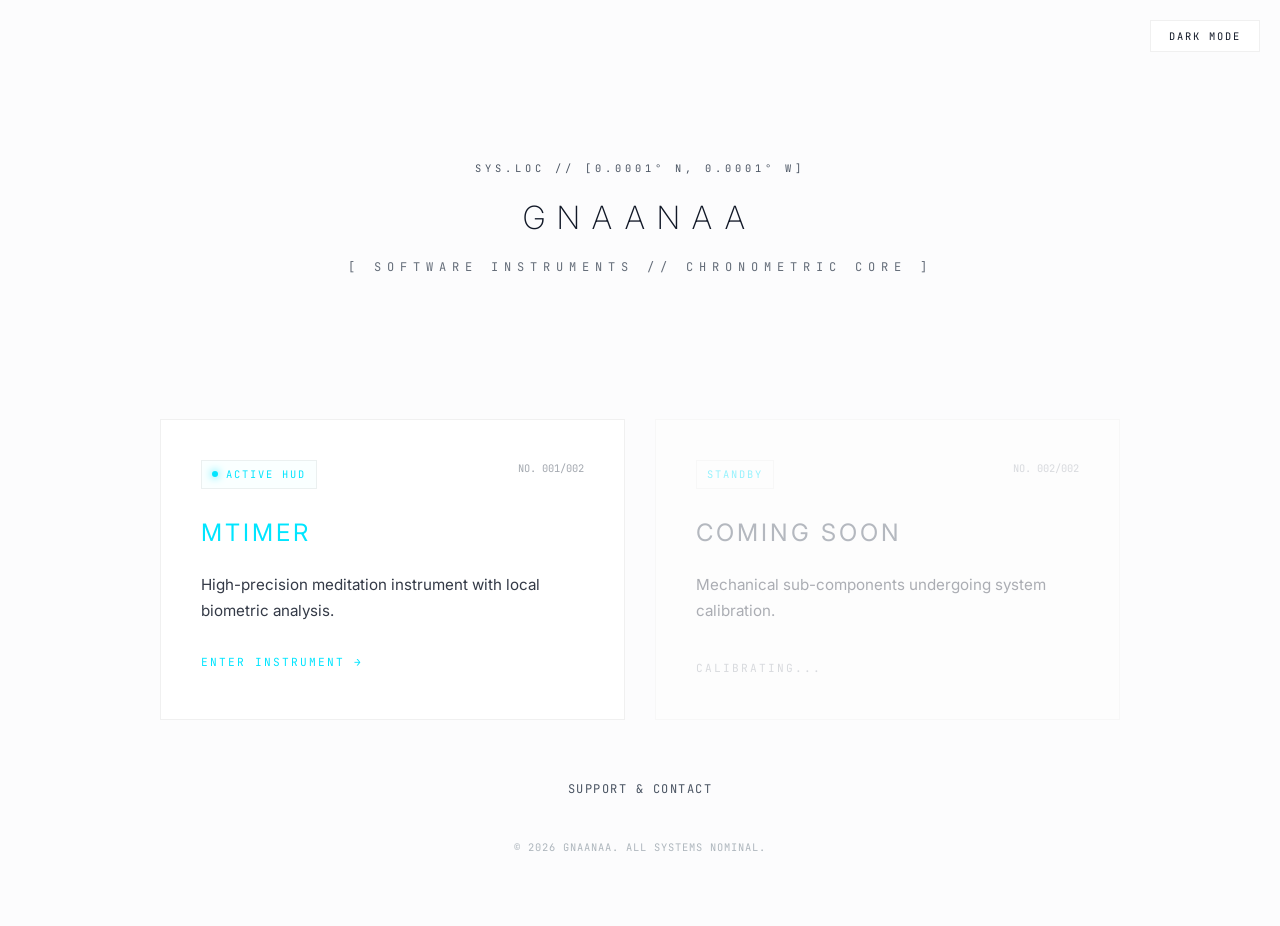
<file: index.html>
<!DOCTYPE html>
<html lang="en">
<head>
    <!-- Google tag (gtag.js) -->
    <script async src="https://www.googletagmanager.com/gtag/js?id=G-EKZJR2R7E4"></script>
    <script>
      window.dataLayer = window.dataLayer || [];
      function gtag(){dataLayer.push(arguments);}
      gtag('js', new Date());
      gtag('config', 'G-EKZJR2R7E4');
    </script>
    <meta charset="UTF-8">
    <meta name="viewport" content="width=device-width, initial-scale=1.0">
    <title>gnaanaa | Software Instruments</title>
    <link rel="stylesheet" href="assets/css/portal.css">
    <style>
        /* Page-specific Responsive Overrides */
        header {
            padding: 160px 20px 80px;
            text-align: center;
            transition: padding 0.3s ease;
        }

        .portal-links {
            display: flex;
            gap: 25px;
            margin-top: 10px;
        }

        @media (max-width: 768px) {
            header {
                padding: 100px 20px 50px;
            }
            h1 {
                font-size: 2.2rem;
                letter-spacing: 8px;
            }
            .app-grid {
                margin-top: 30px;
                gap: 20px;
            }
            .app-card {
                padding: 30px;
            }
            .portal-links {
                flex-direction: column;
                gap: 15px;
            }
        }

        /* Small screen optimization */
        @media (max-width: 480px) {
            h1 {
                font-size: 1.8rem;
                letter-spacing: 5px;
            }
            .app-card h2 {
                font-size: 1.3rem;
            }
        }
    </style>
</head>
<body>
    <button id="themeToggle" class="theme-toggle">LIGHT MODE</button>
    
    <header>
        <div style="font-family: var(--font-mono); font-size: 0.65rem; letter-spacing: 4px; color: var(--text-dim); margin-bottom: 15px; text-transform: uppercase;">
            SYS.LOC // [0.0001° N, 0.0001° W]
        </div>
        <h1>GNAANAA</h1>
        <p style="letter-spacing: 6px; color: var(--text-dim); font-size: 0.75rem; margin-top: 15px; font-family: var(--font-mono); text-transform: uppercase;">
            [ SOFTWARE INSTRUMENTS // CHRONOMETRIC CORE ]
        </p>
    </header>

    <main class="container">
        <div class="app-grid">
            
            <!-- MTimer Entry -->
            <div class="app-card">
                <div style="display: flex; justify-content: space-between; align-items: flex-start; margin-bottom: 25px;">
                    <div class="precision-badge">
                        <span class="pulse-dot anim"></span>
                        Active HUD
                    </div>
                    <span style="font-family: var(--font-mono); font-size: 0.65rem; color: var(--text-dim); opacity: 0.5;">NO. 001/002</span>
                </div>
                <h2>MTIMER</h2>
                <p style="margin-bottom: 30px; font-size: 0.95rem; line-height: 1.7;">High-precision meditation instrument with local biometric analysis.</p>
                
                <div class="portal-links">
                    <a href="mtimer/index.html" style="color: var(--primary); font-size: 0.7rem; font-family: var(--font-mono); letter-spacing: 2px; text-transform: uppercase; text-decoration: none;">ENTER INSTRUMENT &rarr;</a>
                </div>
            </div>

            <!-- Future Project Slot -->
            <div class="app-card" style="opacity: 0.4;">
                <div style="display: flex; justify-content: space-between; align-items: flex-start; margin-bottom: 25px;">
                    <div class="precision-badge" style="background: transparent;">
                        Standby
                    </div>
                    <span style="font-family: var(--font-mono); font-size: 0.65rem; color: var(--text-dim); opacity: 0.5;">NO. 002/002</span>
                </div>
                <h2 style="color: var(--text-dim);">COMING SOON</h2>
                <p style="margin-bottom: 30px; font-size: 0.95rem; line-height: 1.7;">Mechanical sub-components undergoing system calibration.</p>
                <span style="color: var(--text-dim); font-size: 0.7rem; font-family: var(--font-mono); letter-spacing: 2px; text-transform: uppercase; opacity: 0.5;">CALIBRATING...</span>
            </div>

        </div>
    </main>

	<footer>
		<div style="display: flex; gap: 30px; justify-content: center;">
			<a href="mailto:support@gnaanaa.com">SUPPORT & CONTACT</a>
		</div>
		<p class="footer-copy"> © 2026 GNAANAA. ALL SYSTEMS NOMINAL. </p>
	</footer>

    <script>
        const themeToggle = document.getElementById('themeToggle');
        const root = document.documentElement;

        const themeStorage = {
            getItem(key) {
                try { return localStorage.getItem(key); } catch (e) { return this.fallbackStore[key] || null; }
            },
            setItem(key, value) {
                try { localStorage.setItem(key, value); } catch (e) { this.fallbackStore[key] = value; }
            },
            fallbackStore: {}
        };

        function updateButtonText(isLight) {
            if (themeToggle) themeToggle.textContent = isLight ? 'DARK MODE' : 'LIGHT MODE';
        }

        const savedTheme = themeStorage.getItem('theme');
        const systemPrefersLight = window.matchMedia && window.matchMedia('(prefers-color-scheme: light)').matches;
        const isLight = savedTheme === 'light' || (!savedTheme && systemPrefersLight);

        if (isLight) {
            root.classList.add('light-theme');
            updateButtonText(true);
        }

        if (themeToggle) {
            themeToggle.addEventListener('click', () => {
                const isLightNow = root.classList.toggle('light-theme');
                themeStorage.setItem('theme', isLightNow ? 'light' : 'dark');
                updateButtonText(isLightNow);
            });
        }
    </script>
</body>
</html>
</file>
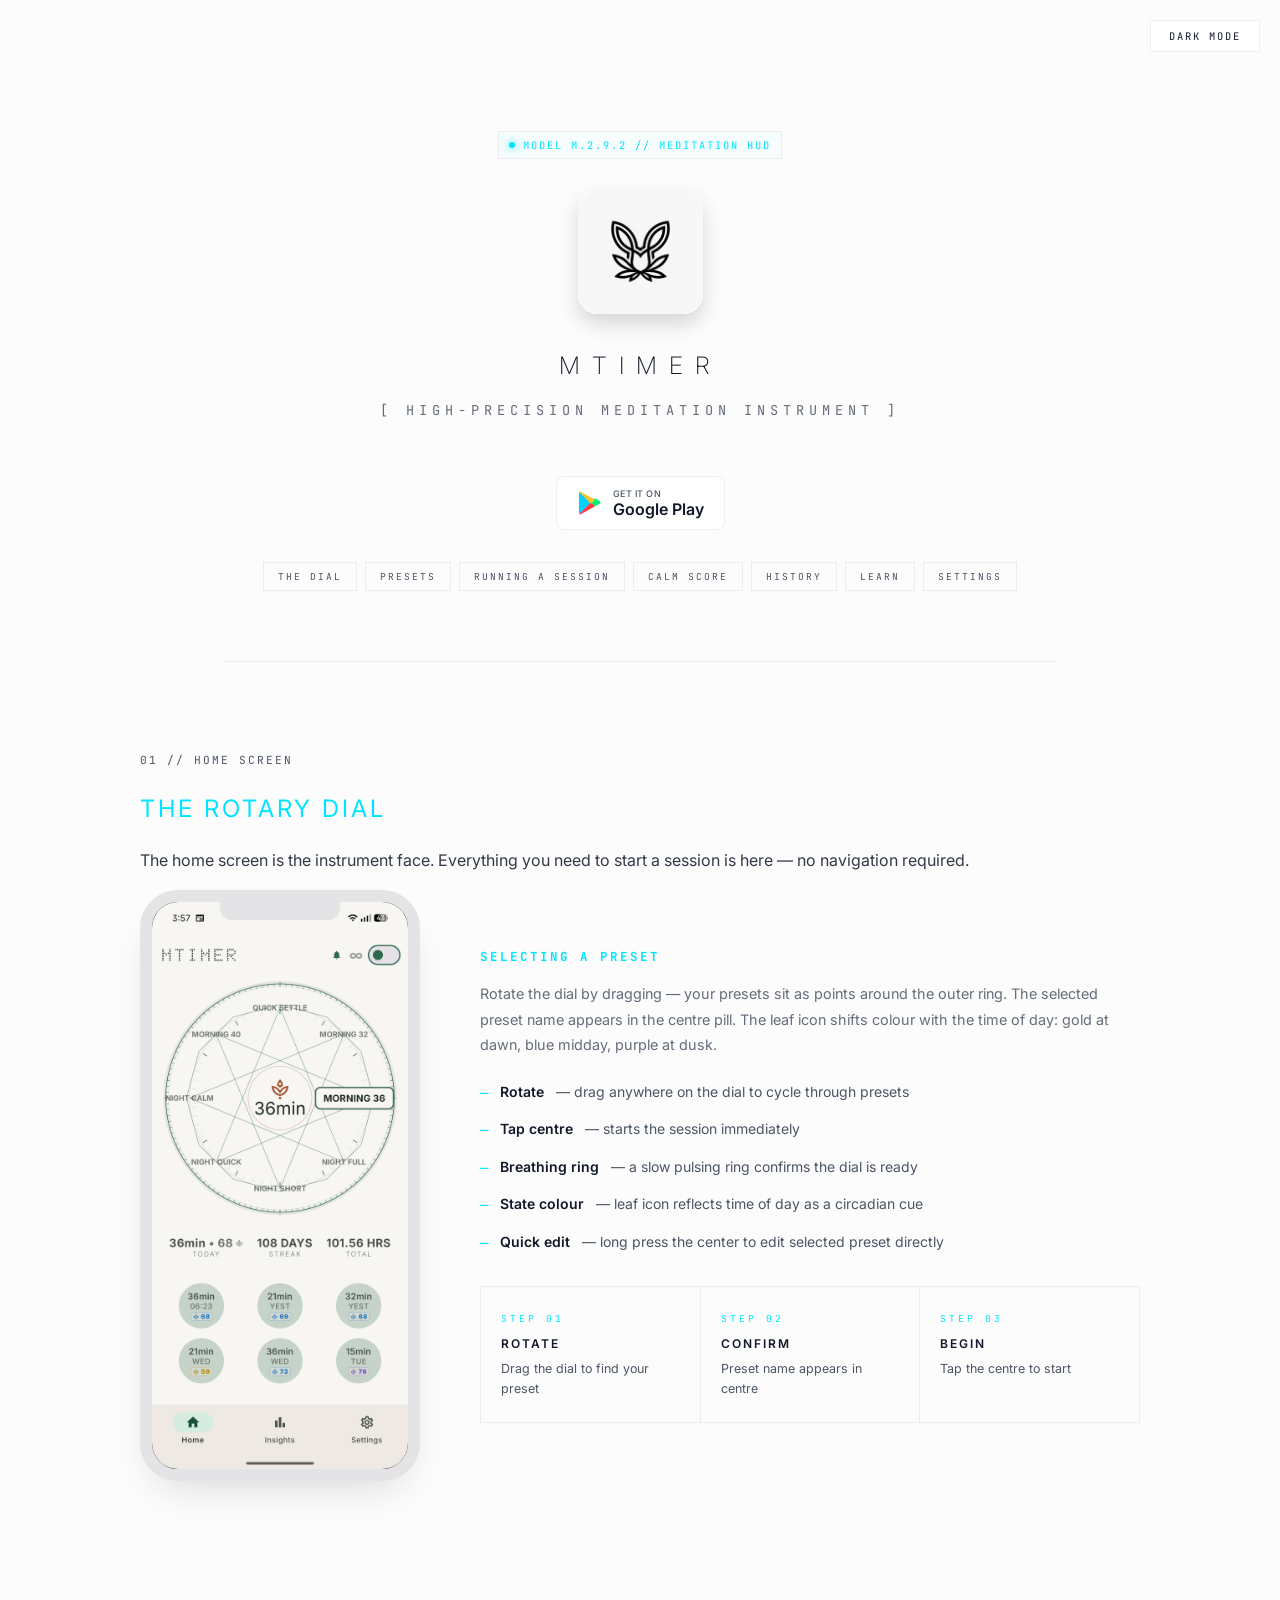
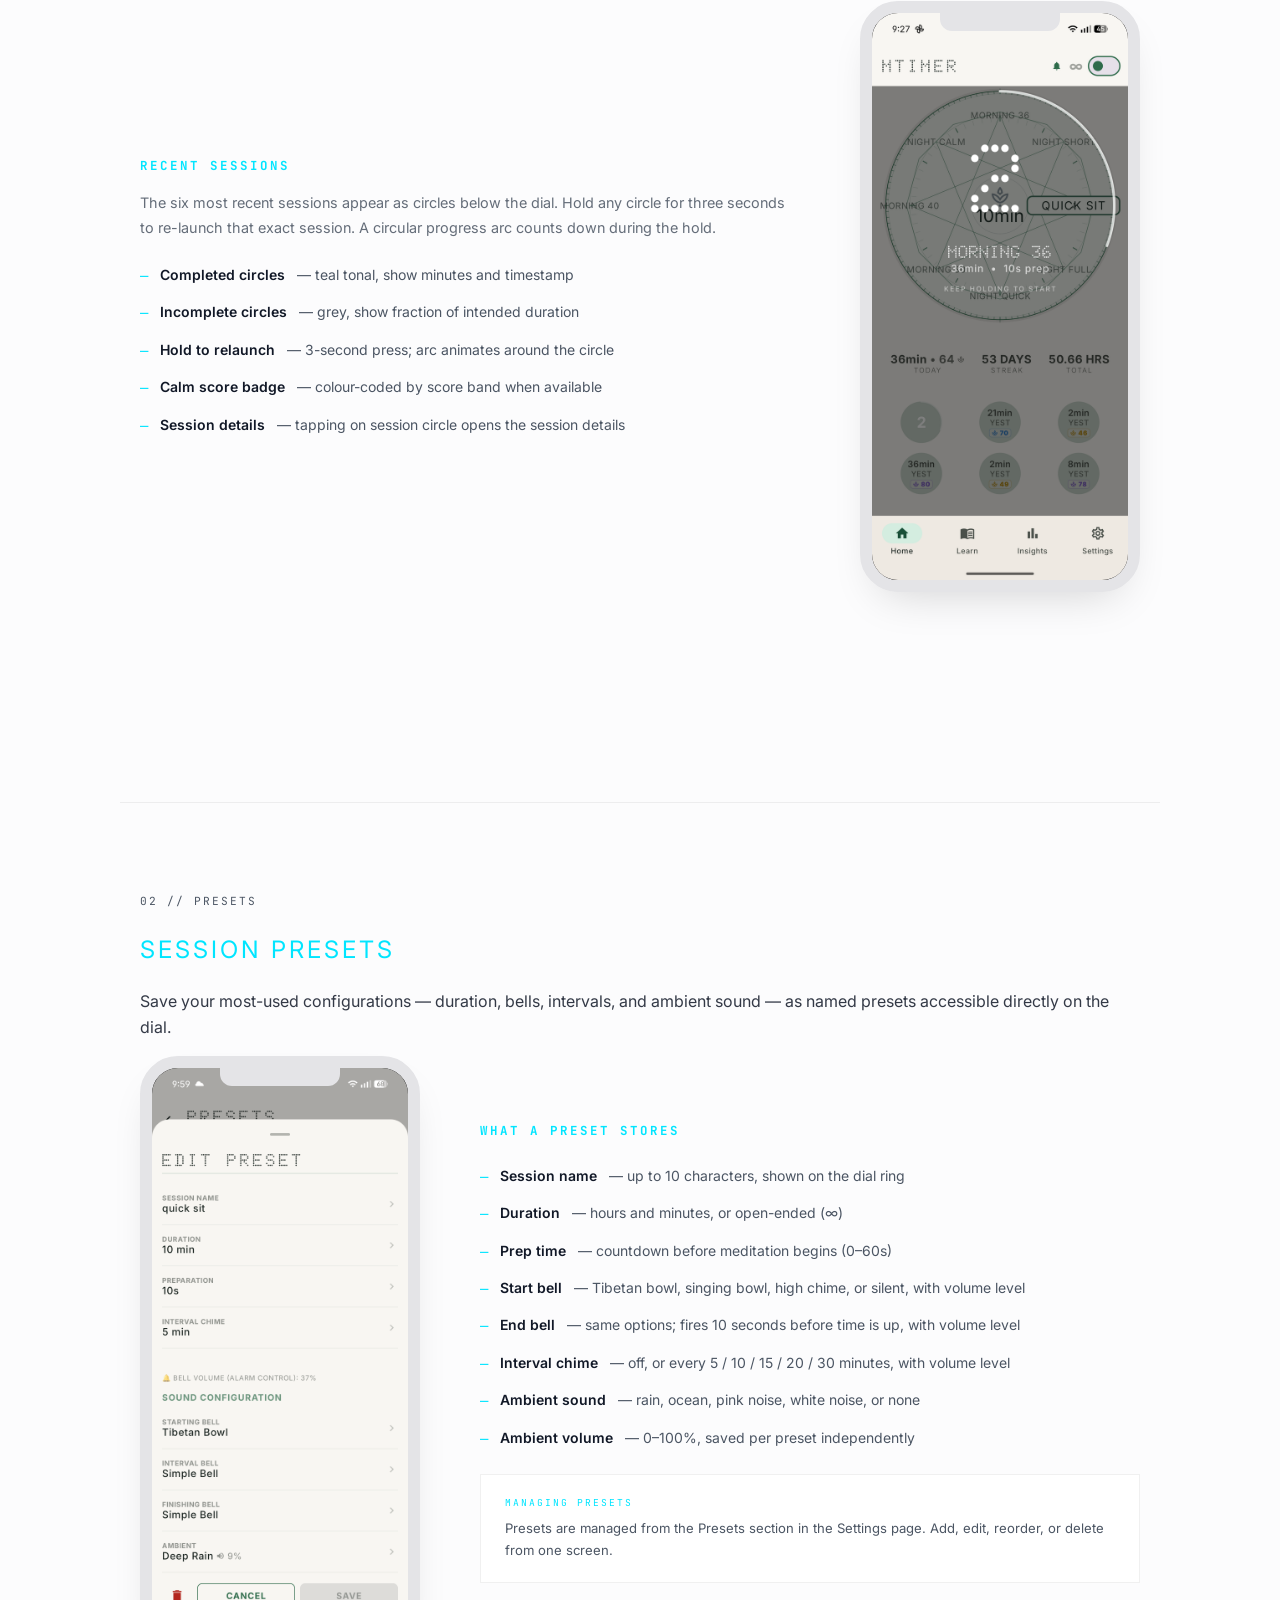
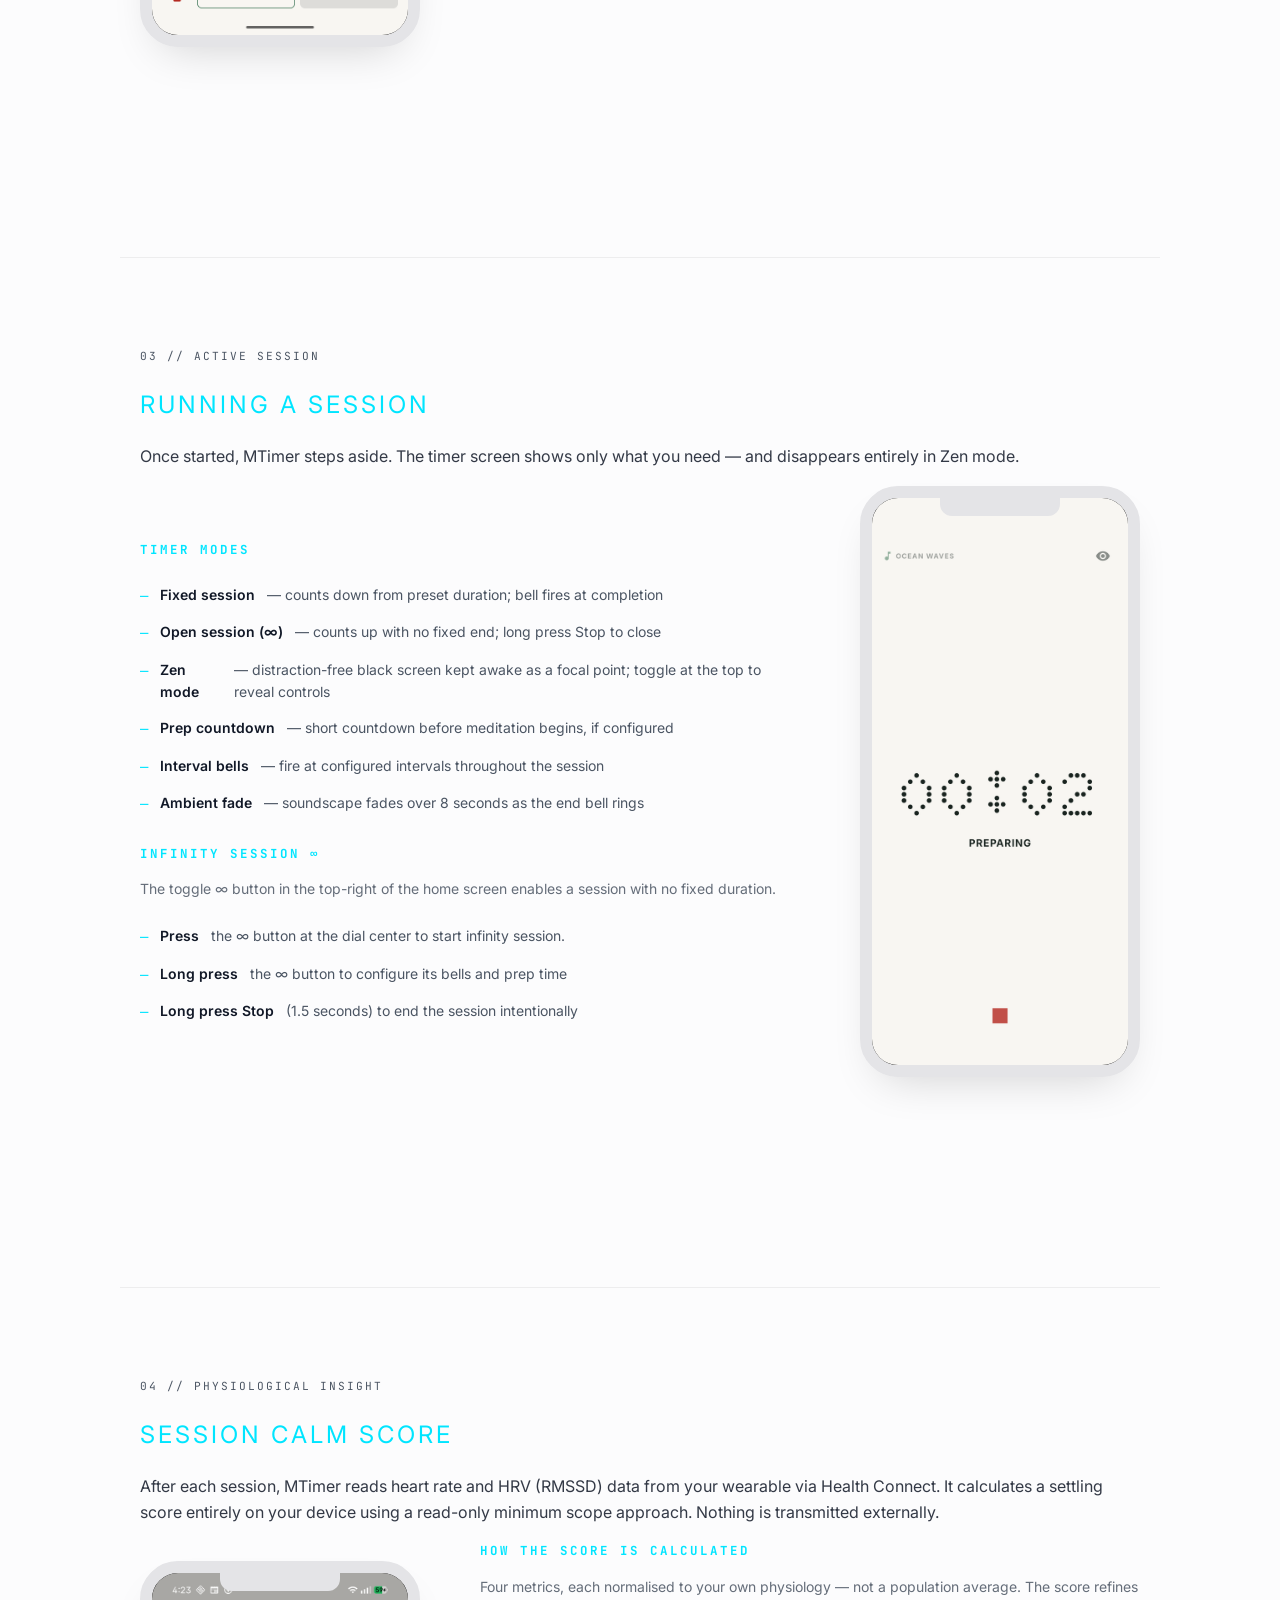
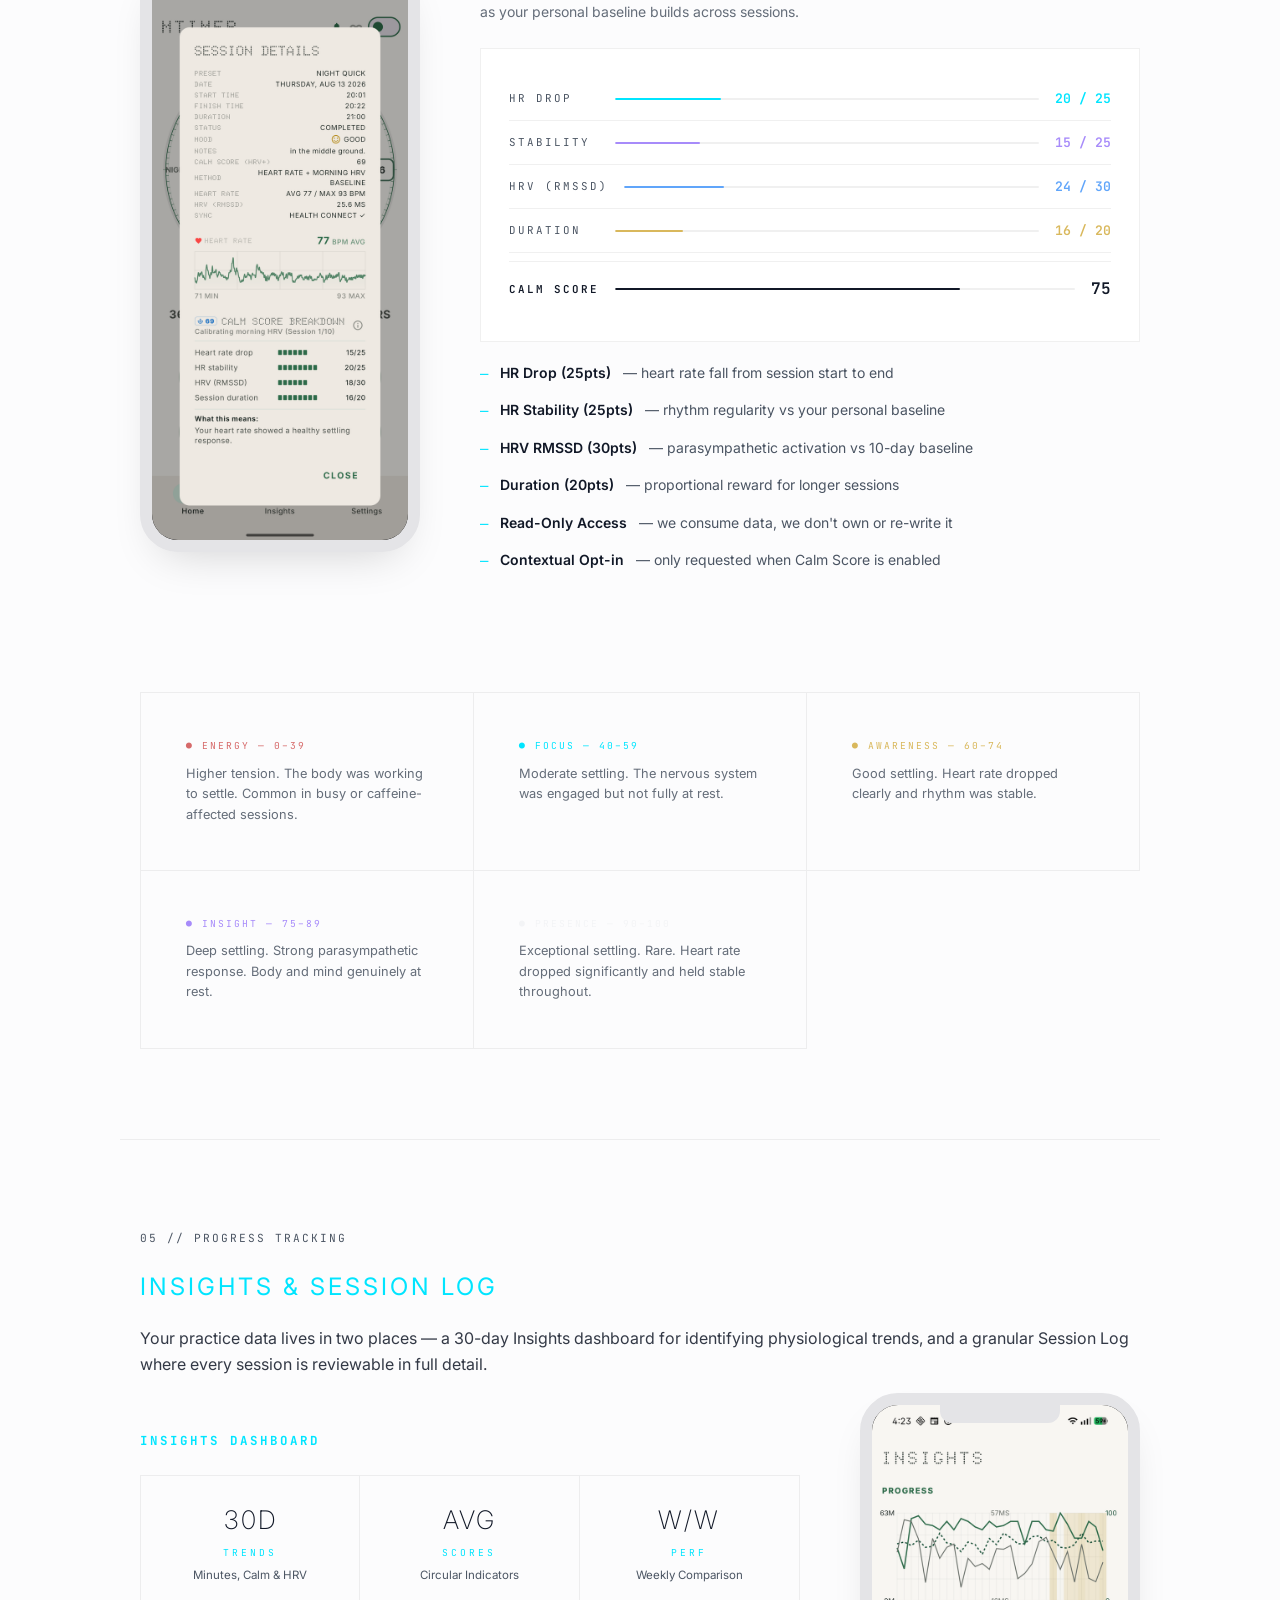
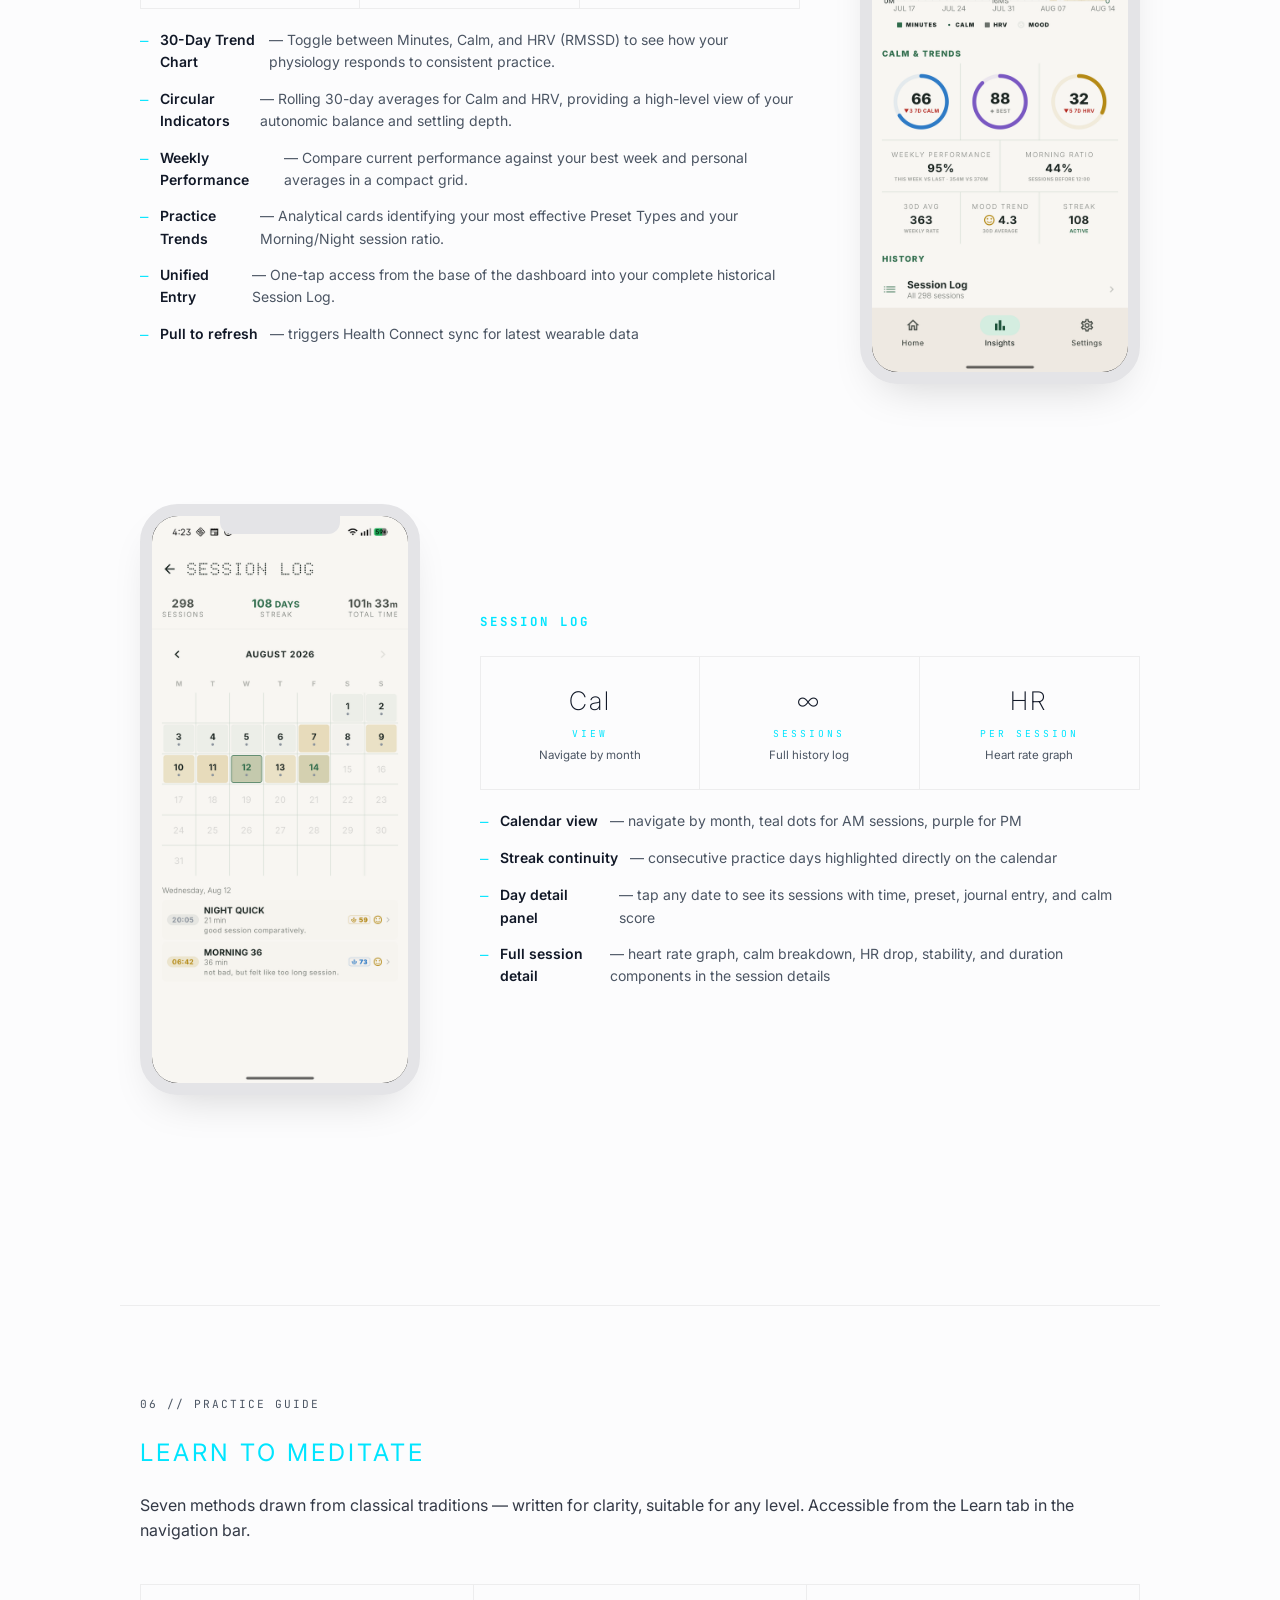
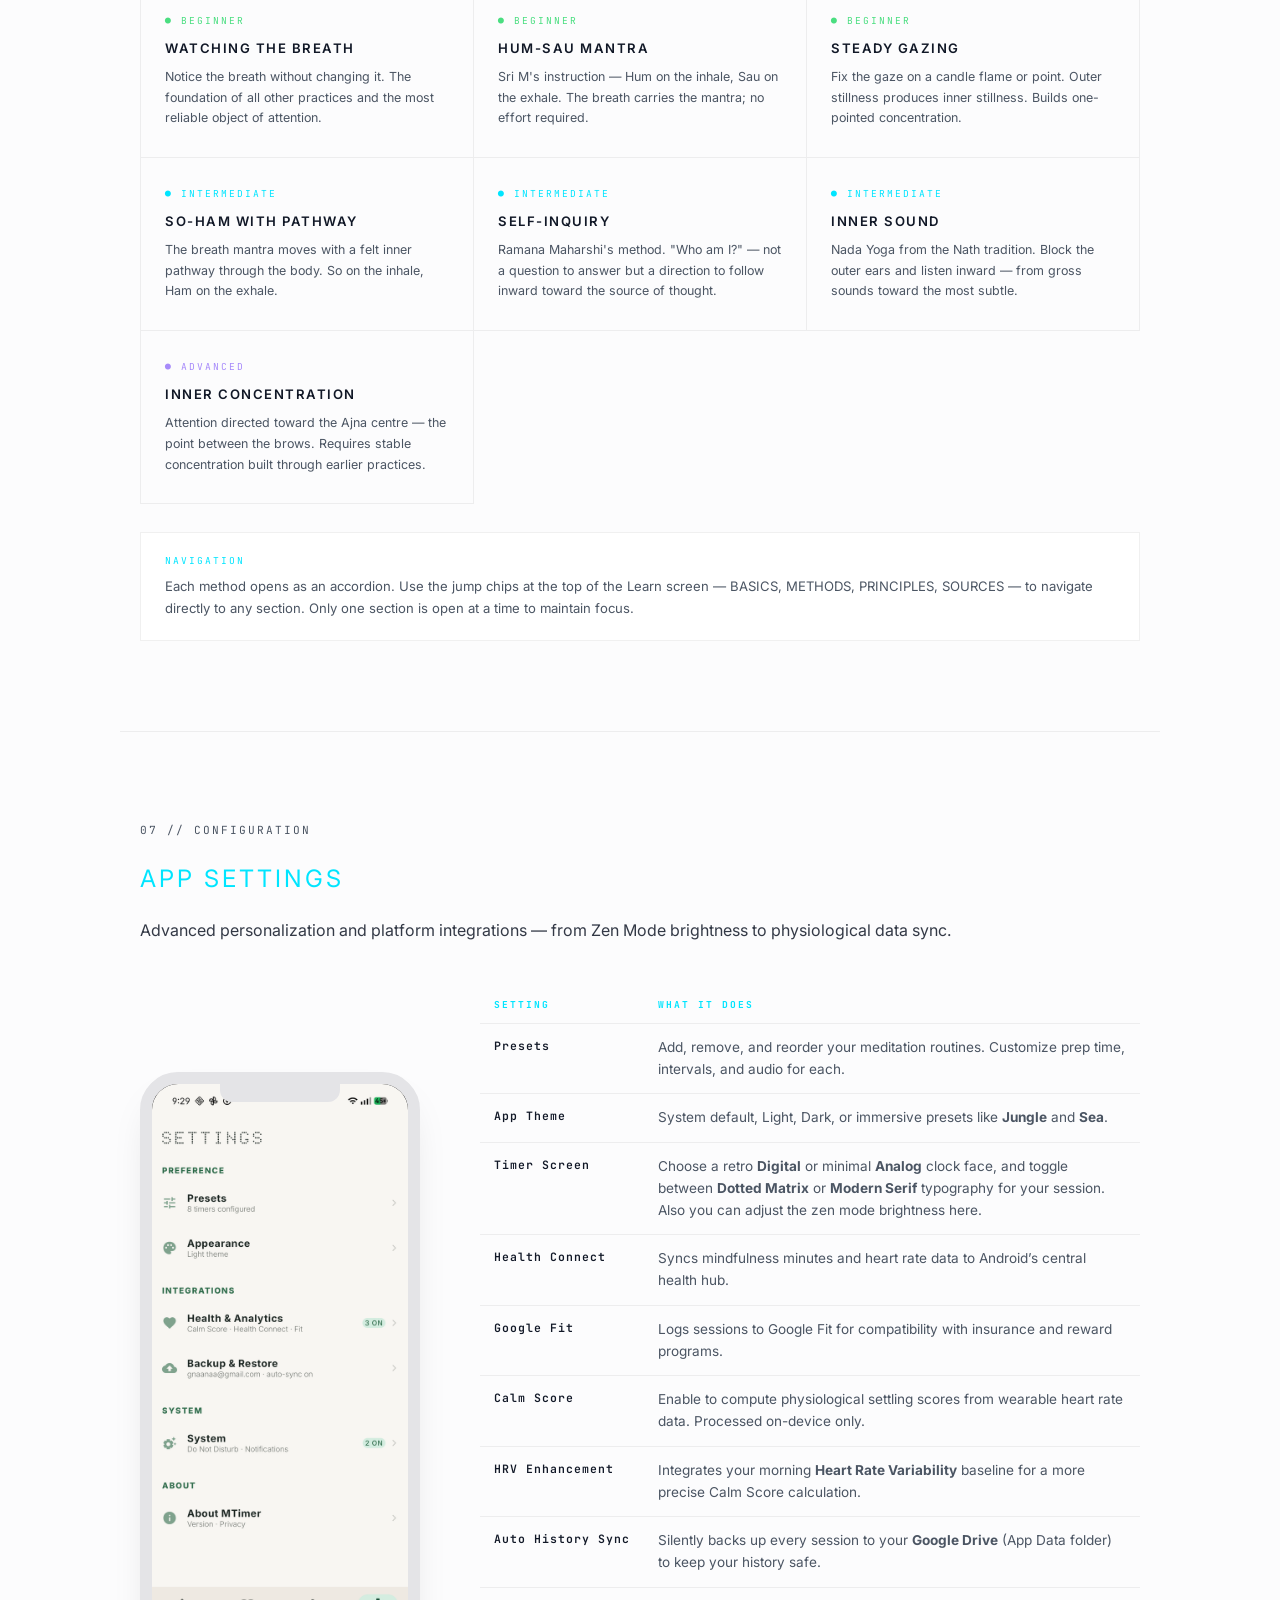
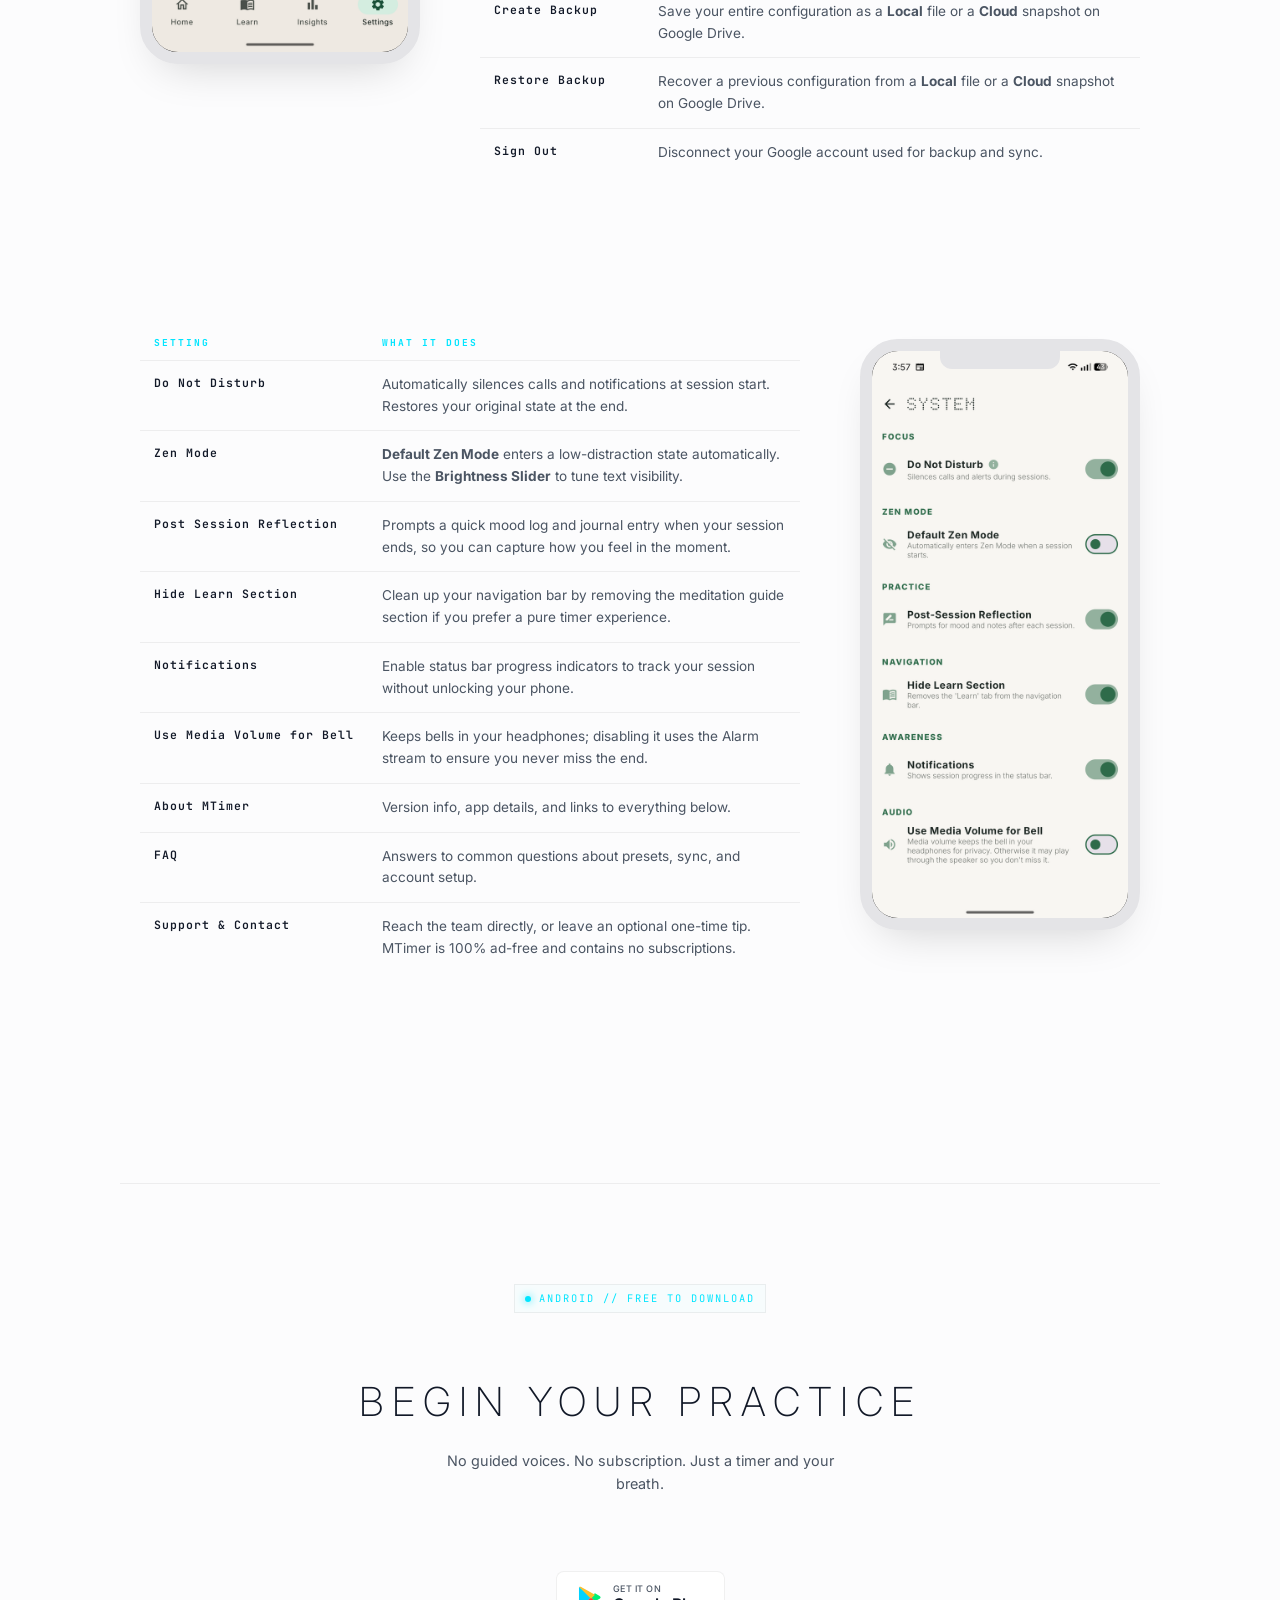
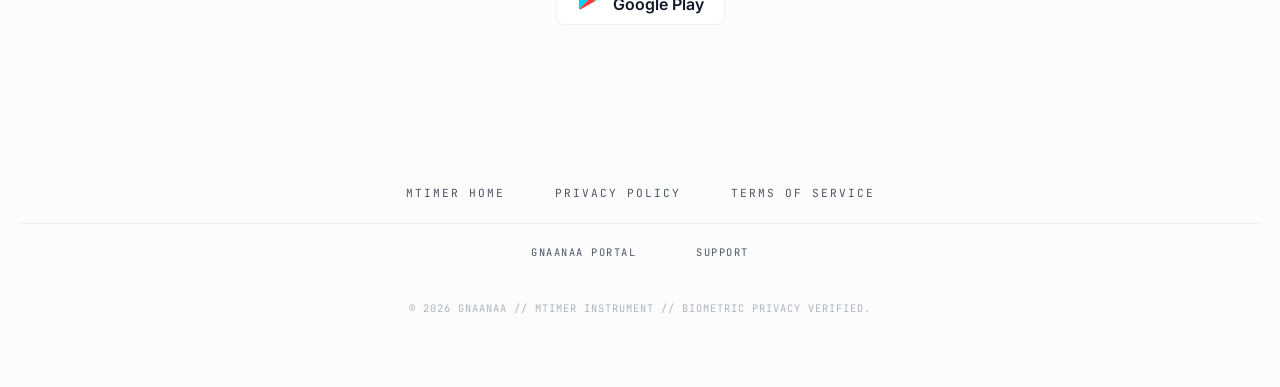
<file: mtimer/index.html>
<!DOCTYPE html>
<html lang="en">
<head>
    <script async src="https://www.googletagmanager.com/gtag/js?id=G-EKZJR2R7E4"></script>
    <script>
      window.dataLayer = window.dataLayer || [];
      function gtag(){dataLayer.push(arguments);}
      gtag('js', new Date());
      gtag('config', 'G-EKZJR2R7E4');
    </script>
    <meta charset="UTF-8">
    <meta name="viewport" content="width=device-width, initial-scale=1.0">
    <meta name="description" content="Learn how to use MTimer — rotary dial, Calm Score biometrics, session history, ambient soundscapes, and the built-in meditation guide.">
    <title>How MTimer Works — Precision Meditation Timer</title>
    <link rel="stylesheet" href="../assets/css/portal.css">
    <style>

    </style>
</head>
<body>
	<!-- Theme Toggle (Fixed Position) -->
    <button id="themeToggle" class="theme-toggle">LIGHT MODE</button>
    <!-- Hero -->
    <section class="page-hero">
        <div class="container">
			<div class="precision-badge" style="margin-bottom: 30px;">
				<span class="pulse-dot anim"></span>
				MODEL M.2.9.2 // MEDITATION HUD
			</div>
			<div style="margin-bottom: 25px;">
				<img class="theme-aware-image" src="assets/images/icon.png" style="width: 125px; border-radius: 20px; box-shadow: 0 10px 20px rgba(0,0,0,0.15);" alt="MTimer Icon">
			</div>
			<h1>MTIMER</h1>
			<p style="letter-spacing: 5px; color: var(--text-dim); text-transform: uppercase; font-size: 0.85rem; font-family: var(--font-mono); margin-top: 15px;">
				[ HIGH-PRECISION MEDITATION INSTRUMENT ]
			</p>
			<a href="https://play.google.com/store/apps/details?id=com.gnaanaa.mtimer" 
			   target="_blank" 
			   rel="noopener noreferrer" 
			   class="btn-instrument" 
			   style="display: inline-flex; align-items: center; gap: 12px; padding: 10px 20px; border-radius: 8px; text-decoration: none; font-family: var(--font-sans); background-color: var(--card-bg); color: var(--text-main); border: 1px solid var(--border); margin-top: 40px;">
			  
			  <!-- Multi-Color Google Play Icon -->
			  <svg viewBox="0 0 512 512" width="24" height="24" aria-hidden="true" style="flex-shrink: 0;">
				<path fill="#00d2ff" d="M47.2 22.3C44 25.8 42 31.1 42 38v436c0 6.9 2 12.2 5.2 15.7l1.7 1.6L297 243.2v-4.5L48.9 20.7l-1.7 1.6z"/>
				<path fill="#00f076" d="M381.1 327.3l-84.1-84.1v-4.5l84.1-84.1 2.2 1.3 99.7 56.6c28.4 16.1 28.4 42.5 0 58.7l-99.7 56.6-2.2-0.5z"/>
				<path fill="#ff3a44" d="M383.3 326.8L297 240.7 47.2 490.5c9.4 10 24.8 11.2 42.1 1.4l294-165.1"/>
				<path fill="#fbc02d" d="M383.3 185.2L89.3 20.1C72 10.3 56.6 11.5 47.2 21.5L297 271.3l86.3-86.1z"/>
			  </svg>

			  <div style="text-align: left;">
				<div class="btn-subtitle" style="font-size: 9px; text-transform: uppercase; letter-spacing: 0.5px; color: var(--text-dim); font-weight: 500; transition: color 0.2s ease;">GET IT ON</div>
				<div style="font-size: 16px; font-weight: 600; line-height: 1.1;">Google Play</div>
			  </div>
			</a>
            <nav class="toc">
                <a href="#dial">The Dial</a>
                <a href="#presets">Presets</a>
                <a href="#session">Running a Session</a>
                <a href="#calm-score">Calm Score</a>
                <a href="#history">History</a>
                <a href="#learn">Learn</a>
                <a href="#settings">Settings</a>
            </nav>
        </div>
    </section>

    <!-- 01 THE DIAL -->
    <section class="section" id="dial">
        <div class="section-inner">
             <div class="feature-text">
                <span class="feature-index">01 // HOME SCREEN</span>
                <h2>The Rotary Dial</h2>
                <p>The home screen is the instrument face. Everything you need to start a session is here — no navigation required.</p>
            </div>
            <div class="feature-block">
                <div>
                    <h3 style="font-size:0.78rem;letter-spacing:3px;text-transform:uppercase;color:var(--primary);font-family:var(--font-mono);margin:0 0 14px;">SELECTING A PRESET</h3>
                    <p style="font-size:0.9rem;color:var(--text-dim);line-height:1.75;margin:0 0 18px;">
                        Rotate the dial by dragging — your presets sit as points around the outer ring. The selected preset name appears in the centre pill. The leaf icon shifts colour with the time of day: gold at dawn, blue midday, purple at dusk.
                    </p>
                    <ul class="detail-list">
                        <li><strong>Rotate</strong> — drag anywhere on the dial to cycle through presets</li>
                        <li><strong>Tap centre</strong> — starts the session immediately</li>
                        <li><strong>Breathing ring</strong> — a slow pulsing ring confirms the dial is ready</li>
                        <li><strong>State colour</strong> — leaf icon reflects time of day as a circadian cue</li>
						<li><strong>Quick edit</strong> — long press the center to edit selected preset directly</li>
                    </ul>
                    <div class="steps">
                        <div class="step">
                            <span class="step-num">STEP 01</span>
                            <h4>Rotate</h4>
                            <p>Drag the dial to find your preset</p>
                        </div>
                        <div class="step">
                            <span class="step-num">STEP 02</span>
                            <h4>Confirm</h4>
                            <p>Preset name appears in centre</p>
                        </div>
                        <div class="step">
                            <span class="step-num">STEP 03</span>
                            <h4>Begin</h4>
                            <p>Tap the centre to start</p>
                        </div>
                    </div>
                </div>
                <div class="device-frame">
					<img class="theme-aware-image" src="assets/images/screen-home.png" alt="Home">
                </div>
            </div>

            <div class="feature-block" style="margin-top:60px;">
                <div>
                    <h3 style="font-size:0.78rem;letter-spacing:3px;text-transform:uppercase;color:var(--primary);font-family:var(--font-mono);margin:0 0 14px;">RECENT SESSIONS</h3>
                    <p style="font-size:0.9rem;color:var(--text-dim);line-height:1.75;margin:0 0 18px;">
                        The six most recent sessions appear as circles below the dial. Hold any circle for three seconds to re-launch that exact session. A circular progress arc counts down during the hold.
                    </p>
                    <ul class="detail-list">
                        <li><strong>Completed circles</strong> — teal tonal, show minutes and timestamp</li>
                        <li><strong>Incomplete circles</strong> — grey, show fraction of intended duration</li>
                        <li><strong>Hold to relaunch</strong> — 3-second press; arc animates around the circle</li>
                        <li><strong>Calm score badge</strong> — colour-coded by score band when available</li>
						<li><strong>Session details</strong> — tapping on session circle opens the session details</li>
                    </ul>
                </div>
				<div class="device-frame">
					<img class="theme-aware-image" src="assets/images/screen-recent.png" alt="Recent">
                </div>
            </div>
        </div>
    </section>

    <!-- 02 PRESETS -->
    <section class="section" id="presets">
        <div class="section-inner">
             <div class="feature-text">
                <span class="feature-index">02 // PRESETS</span>
                <h2>Session Presets</h2>
                <p>Save your most-used configurations — duration, bells, intervals, and ambient sound — as named presets accessible directly on the dial.</p>
            </div>
            <div class="feature-block">
                <div>
                    <h3 style="font-size:0.78rem;letter-spacing:3px;text-transform:uppercase;color:var(--primary);font-family:var(--font-mono);margin:0 0 14px;">WHAT A PRESET STORES</h3>
                    <ul class="detail-list">
                        <li><strong>Session name</strong> — up to 10 characters, shown on the dial ring</li>
                        <li><strong>Duration</strong> — hours and minutes, or open-ended (∞)</li>
                        <li><strong>Prep time</strong> — countdown before meditation begins (0–60s)</li>
                        <li><strong>Start bell</strong> — Tibetan bowl, singing bowl, high chime, or silent, with volume level</li>
                        <li><strong>End bell</strong> — same options; fires 10 seconds before time is up, with volume level</li>
                        <li><strong>Interval chime</strong> — off, or every 5 / 10 / 15 / 20 / 30 minutes, with volume level</li>
                        <li><strong>Ambient sound</strong> — rain, ocean, pink noise, white noise, or none</li>
                        <li><strong>Ambient volume</strong> — 0–100%, saved per preset independently</li>
                    </ul>
                    <div class="info-box">
                        <span class="info-box-label">MANAGING PRESETS</span>
                        <p>Presets are managed from the Presets section in the Settings page. Add, edit, reorder, or delete from one screen.</p>
                    </div>
                </div>
                <div class="device-frame">
                    <img class="theme-aware-image" src="assets/images/screen-preset.png" alt="Preset">
                </div>
            </div>
        </div>
    </section>

    <!-- 03 SESSION -->
    <section class="section" id="session">
        <div class="section-inner">
             <div class="feature-text">
                <span class="feature-index">03 // ACTIVE SESSION</span>
                <h2>Running a Session</h2>
                <p>Once started, MTimer steps aside. The timer screen shows only what you need — and disappears entirely in Zen mode.</p>
            </div>
            <div class="feature-block">
                <div class="device-frame">
                    <img class="theme-aware-image" src="assets/images/screen-active.png" alt="Session">
                </div>
                <div>
                    <h3 style="font-size:0.78rem;letter-spacing:3px;text-transform:uppercase;color:var(--primary);font-family:var(--font-mono);margin:0 0 14px;">TIMER MODES</h3>
                    <ul class="detail-list">
                        <li><strong>Fixed session</strong> — counts down from preset duration; bell fires at completion</li>
                        <li><strong>Open session (∞)</strong> — counts up with no fixed end; long press Stop to close</li>
                        <li><strong>Zen mode</strong> — distraction-free black screen kept awake as a focal point; toggle at the top to reveal controls</li>
                        <li><strong>Prep countdown</strong> — short countdown before meditation begins, if configured</li>
                        <li><strong>Interval bells</strong> — fire at configured intervals throughout the session</li>
                        <li><strong>Ambient fade</strong> — soundscape fades over 8 seconds as the end bell rings</li>
                    </ul>

                    <h3 style="font-size:0.78rem;letter-spacing:3px;text-transform:uppercase;color:var(--primary);font-family:var(--font-mono);margin:28px 0 14px;">INFINITY SESSION ∞</h3>
                    <p style="font-size:0.875rem;color:var(--text-dim);line-height:1.7;margin:0 0 14px;">
                        The toggle ∞ button in the top-right of the home screen enables a session with no fixed duration.
                    </p>
                    <ul class="detail-list">
                        <li><strong>Press</strong> the ∞ button at the dial center to start infinity session.</li>
                        <li><strong>Long press</strong> the ∞ button to configure its bells and prep time</li>
                        <li><strong>Long press Stop</strong> (1.5 seconds) to end the session intentionally</li>
                    </ul>
                </div>
            </div>
        </div>
    </section>

    <!-- 04 CALM SCORE -->
    <section class="section" id="calm-score">
        <div class="section-inner">
             <div class="feature-text">
                <span class="feature-index">04 // PHYSIOLOGICAL INSIGHT</span>
                <h2>Session Calm Score</h2>
                <p>After each session, MTimer reads heart rate and HRV (RMSSD) data from your wearable via Health Connect. It calculates a settling score entirely on your device using a read-only minimum scope approach. Nothing is transmitted externally.</p>
            </div>
            <div class="feature-block">
                <div>
                    <h3 style="font-size:0.78rem;letter-spacing:3px;text-transform:uppercase;color:var(--primary);font-family:var(--font-mono);margin:0 0 14px;">HOW THE SCORE IS CALCULATED</h3>
                    <p style="font-size:0.875rem;color:var(--text-dim);line-height:1.75;margin:0 0 20px;">
                        Four metrics, each normalised to your own physiology — not a population average. The score refines as your personal baseline builds across sessions.
                    </p>
                    <div class="score-breakdown">
                        <div class="score-row-item">
                            <span class="slabel">HR Drop</span>
                            <div class="score-bar-wrap"><div class="score-bar" style="width:25%;background:var(--primary);"></div></div>
                            <span class="sval" style="color:var(--primary);">20 / 25</span>
                        </div>
                        <div class="score-row-item">
                            <span class="slabel">Stability</span>
                            <div class="score-bar-wrap"><div class="score-bar" style="width:20%;background:#a78bfa;"></div></div>
                            <span class="sval" style="color:#a78bfa;">15 / 25</span>
                        </div>
                        <div class="score-row-item">
                            <span class="slabel">HRV (RMSSD)</span>
                            <div class="score-bar-wrap"><div class="score-bar" style="width:24%;background:#60a5fa;"></div></div>
                            <span class="sval" style="color:#60a5fa;">24 / 30</span>
                        </div>
                        <div class="score-row-item">
                            <span class="slabel">Duration</span>
                            <div class="score-bar-wrap"><div class="score-bar" style="width:16%;background:#d9b85c;"></div></div>
                            <span class="sval" style="color:#d9b85c;">16 / 20</span>
                        </div>
                        <div class="score-row-item" style="margin-top:8px;padding-top:14px;border-top:1px solid var(--border);">
                            <span class="slabel" style="color:var(--text-main);font-weight:600;">CALM SCORE</span>
                            <div class="score-bar-wrap"><div class="score-bar" style="width:75%;background:var(--text-main);"></div></div>
                            <span class="sval" style="color:var(--text-main);font-size:1rem;">75</span>
                        </div>
                    </div>
                    <ul class="detail-list" style="margin-top:20px;">
                        <li><strong>HR Drop (25pts)</strong> — heart rate fall from session start to end</li>
                        <li><strong>HR Stability (25pts)</strong> — rhythm regularity vs your personal baseline</li>
                        <li><strong>HRV RMSSD (30pts)</strong> — parasympathetic activation vs 10-day baseline</li>
                        <li><strong>Duration (20pts)</strong> — proportional reward for longer sessions</li>
                        <li><strong>Read-Only Access</strong> — we consume data, we don't own or re-write it</li>
                        <li><strong>Contextual Opt-in</strong> — only requested when Calm Score is enabled</li>
                    </ul>
                </div>
                <div class="device-frame">
                    <img class="theme-aware-image" src="assets/images/screen-calm.png" alt="Insight">
                </div>
            </div>

            <!-- Score colour legend -->
            <div class="technical-grid" style="margin-top:48px;">
                <div>
                    <span style="font-family:var(--font-mono);font-size:0.6rem;color:#d66a6a;letter-spacing:2px;display:block;margin-bottom:10px;">● ENERGY — 0–39</span>
                    <p style="font-size:0.8rem;color:var(--text-dim);line-height:1.6;margin:0;">Higher tension. The body was working to settle. Common in busy or caffeine-affected sessions.</p>
                </div>
                <div>
                    <span style="font-family:var(--font-mono);font-size:0.6rem;color:var(--primary);letter-spacing:2px;display:block;margin-bottom:10px;">● FOCUS — 40–59</span>
                    <p style="font-size:0.8rem;color:var(--text-dim);line-height:1.6;margin:0;">Moderate settling. The nervous system was engaged but not fully at rest.</p>
                </div>
                <div>
                    <span style="font-family:var(--font-mono);font-size:0.6rem;color:#d9b85c;letter-spacing:2px;display:block;margin-bottom:10px;">● AWARENESS — 60–74</span>
                    <p style="font-size:0.8rem;color:var(--text-dim);line-height:1.6;margin:0;">Good settling. Heart rate dropped clearly and rhythm was stable.</p>
                </div>
                <div>
                    <span style="font-family:var(--font-mono);font-size:0.6rem;color:#a78bfa;letter-spacing:2px;display:block;margin-bottom:10px;">● INSIGHT — 75–89</span>
                    <p style="font-size:0.8rem;color:var(--text-dim);line-height:1.6;margin:0;">Deep settling. Strong parasympathetic response. Body and mind genuinely at rest.</p>
                </div>
                <div>
                    <span style="font-family:var(--font-mono);font-size:0.6rem;color:#f3f4f6;letter-spacing:2px;display:block;margin-bottom:10px;">● PRESENCE — 90–100</span>
                    <p style="font-size:0.8rem;color:var(--text-dim);line-height:1.6;margin:0;">Exceptional settling. Rare. Heart rate dropped significantly and held stable throughout.</p>
                </div>
            </div>
        </div>
    </section>

<!-- 05 INSIGHTS & SESSION LOG -->
<section class="section" id="history">
    <div class="section-inner">
        <div class="feature-text">
            <span class="feature-index">05 // PROGRESS TRACKING</span>
            <h2>Insights & Session Log</h2>
            <p>Your practice data lives in two places — a 30-day Insights dashboard for identifying physiological trends, and a granular Session Log where every session is reviewable in full detail.</p>
        </div>
        <!-- Block 1: Insights -->
        <div class="feature-block">
            <div class="device-frame">
                <img class="theme-aware-image" src="assets/images/screen-insights.png" alt="Insights Dashboard">
            </div>
            <div>
                <h3 style="font-size:0.78rem;letter-spacing:3px;text-transform:uppercase;color:var(--primary);font-family:var(--font-mono);margin:0 0 14px;">INSIGHTS DASHBOARD</h3>
                <div class="stat-row">
                    <div class="stat-cell">
                        <span class="snum">30D</span>
                        <span class="sunit">TRENDS</span>
                        <span class="sdesc">Minutes, Calm & HRV</span>
                    </div>
                    <div class="stat-cell">
                        <span class="snum">AVG</span>
                        <span class="sunit">SCORES</span>
                        <span class="sdesc">Circular Indicators</span>
                    </div>
                    <div class="stat-cell">
                        <span class="snum">W/W</span>
                        <span class="sunit">PERF</span>
                        <span class="sdesc">Weekly Comparison</span>
                    </div>
                </div>
                <ul class="detail-list" style="margin-top:20px;">
                    <li><strong>30-Day Trend Chart</strong> — Toggle between Minutes, Calm, and HRV (RMSSD) to see how your physiology responds to consistent practice.</li>
                    <li><strong>Circular Indicators</strong> — Rolling 30-day averages for Calm and HRV, providing a high-level view of your autonomic balance and settling depth.</li>
                    <li><strong>Weekly Performance</strong> — Compare current performance against your best week and personal averages in a compact grid.</li>
                    <li><strong>Practice Trends</strong> — Analytical cards identifying your most effective Preset Types and your Morning/Night session ratio.</li>
                    <li><strong>Unified Entry</strong> — One-tap access from the base of the dashboard into your complete historical Session Log.</li>
					<li><strong>Pull to refresh</strong> — triggers Health Connect sync for latest wearable data</li>
                </ul>
            </div>
        </div>

        <!-- Block 2: Session Log -->
        <div class="feature-block">
            <div class="device-frame">
                <img class="theme-aware-image" src="assets/images/screen-log.png" alt="Session Log Calendar">
            </div>
            <div>
                <h3 style="font-size:0.78rem;letter-spacing:3px;text-transform:uppercase;color:var(--primary);font-family:var(--font-mono);margin:0 0 14px;">SESSION LOG</h3>
                <div class="stat-row">
                    <div class="stat-cell">
                        <span class="snum">Cal</span>
                        <span class="sunit">VIEW</span>
                        <span class="sdesc">Navigate by month</span>
                    </div>
                    <div class="stat-cell">
                        <span class="snum">∞</span>
                        <span class="sunit">SESSIONS</span>
                        <span class="sdesc">Full history log</span>
                    </div>
                    <div class="stat-cell">
                        <span class="snum">HR</span>
                        <span class="sunit">PER SESSION</span>
                        <span class="sdesc">Heart rate graph</span>
                    </div>
                </div>
                <ul class="detail-list" style="margin-top:20px;">
                    <li><strong>Calendar view</strong> — navigate by month, teal dots for AM sessions, purple for PM</li>
                    <li><strong>Streak continuity</strong> — consecutive practice days highlighted directly on the calendar</li>
                    <li><strong>Day detail panel</strong> — tap any date to see its sessions with time, preset, journal entry, and calm score</li>
                    <li><strong>Full session detail</strong> — heart rate graph, calm breakdown, HR drop, stability, and duration components in the session details</li>
                </ul>
            </div>
        </div>

    </div>
</section>

    <!-- 06 LEARN -->
    <section class="section" id="learn">
        <div class="section-inner">
             <div class="feature-text">
                <span class="feature-index">06 // PRACTICE GUIDE</span>
                <h2>Learn to Meditate</h2>
                <p>Seven methods drawn from classical traditions — written for clarity, suitable for any level. Accessible from the Learn tab in the navigation bar.</p>
            </div>
            <div class="method-grid">
                <div class="method-card">
                    <span class="method-level beginner">● BEGINNER</span>
                    <h4>Watching the Breath</h4>
                    <p>Notice the breath without changing it. The foundation of all other practices and the most reliable object of attention.</p>
                </div>
                <div class="method-card">
                    <span class="method-level beginner">● BEGINNER</span>
                    <h4>Hum-Sau Mantra</h4>
                    <p>Sri M's instruction — Hum on the inhale, Sau on the exhale. The breath carries the mantra; no effort required.</p>
                </div>
                <div class="method-card">
                    <span class="method-level beginner">● BEGINNER</span>
                    <h4>Steady Gazing</h4>
                    <p>Fix the gaze on a candle flame or point. Outer stillness produces inner stillness. Builds one-pointed concentration.</p>
                </div>
                <div class="method-card">
                    <span class="method-level intermediate">● INTERMEDIATE</span>
                    <h4>So-Ham with Pathway</h4>
                    <p>The breath mantra moves with a felt inner pathway through the body. So on the inhale, Ham on the exhale.</p>
                </div>
                <div class="method-card">
                    <span class="method-level intermediate">● INTERMEDIATE</span>
                    <h4>Self-Inquiry</h4>
                    <p>Ramana Maharshi's method. "Who am I?" — not a question to answer but a direction to follow inward toward the source of thought.</p>
                </div>
                <div class="method-card">
                    <span class="method-level intermediate">● INTERMEDIATE</span>
                    <h4>Inner Sound</h4>
                    <p>Nada Yoga from the Nath tradition. Block the outer ears and listen inward — from gross sounds toward the most subtle.</p>
                </div>
                <div class="method-card">
                    <span class="method-level advanced">● ADVANCED</span>
                    <h4>Inner Concentration</h4>
                    <p>Attention directed toward the Ajna centre — the point between the brows. Requires stable concentration built through earlier practices.</p>
                </div>
            </div>
            <div class="info-box" style="margin-top:28px;">
                <span class="info-box-label">NAVIGATION</span>
                <p>Each method opens as an accordion. Use the jump chips at the top of the Learn screen — BASICS, METHODS, PRINCIPLES, SOURCES — to navigate directly to any section. Only one section is open at a time to maintain focus.</p>
            </div>
        </div>
    </section>

    <!-- 07 SETTINGS -->
    <section class="section" id="settings">
        <div class="section-inner">
             <div class="feature-text">
                <span class="feature-index">07 // CONFIGURATION</span>
                <h2>App Settings</h2>
                <p>Advanced personalization and platform integrations — from Zen Mode brightness to physiological data sync.</p>
            </div>
            <div class="feature-block">
                <div>
                    <table class="settings-table">
                        <thead>
                            <tr><th>SETTING</th><th>WHAT IT DOES</th></tr>
                        </thead>
                        <tbody>
                            <!-- Preference -->
                            <tr><td>Presets</td><td>Add, remove, and reorder your meditation routines. Customize prep time, intervals, and audio for each.</td></tr>
                            <tr><td>App Theme</td><td>System default, Light, Dark, or immersive presets like <b>Jungle</b> and <b>Sea</b>.</td></tr>
                            <tr><td>Timer Screen</td><td>Choose a retro <b>Digital</b> or minimal <b>Analog</b> clock face, and toggle between <b>Dotted Matrix</b> or <b>Modern Serif</b> typography for your session. Also you can adjust the zen mode brightness here.</td></tr>

                            <!-- Integrations -->
                            <tr><td>Health Connect</td><td>Syncs mindfulness minutes and heart rate data to Android’s central health hub.</td></tr>
                            <tr><td>Google Fit</td><td>Logs sessions to Google Fit for compatibility with insurance and reward programs.</td></tr>
                            <tr><td>Calm Score</td><td>Enable to compute physiological settling scores from wearable heart rate data. Processed on-device only.</td></tr>
                            <tr><td>HRV Enhancement</td><td>Integrates your morning <b>Heart Rate Variability</b> baseline for a more precise Calm Score calculation.</td></tr>

                            <!-- Backup & Restore -->
                            <tr><td>Auto History Sync</td><td>Silently backs up every session to your <b>Google Drive</b> (App Data folder) to keep your history safe.</td></tr>
                            <tr><td>Create Backup</td><td>Save your entire configuration as a <b>Local</b> file or a <b>Cloud</b> snapshot on Google Drive.</td></tr>
                            <tr><td>Restore Backup</td><td>Recover a previous configuration from a <b>Local</b> file or a <b>Cloud</b> snapshot on Google Drive.</td></tr>
                            <tr><td>Sign Out</td><td>Disconnect your Google account used for backup and sync.</td></tr>
                        </tbody>
                    </table>
                </div>
                <div class="device-frame">
                    <img class="theme-aware-image" src="assets/images/screen-settings.png" alt="Settings">
                </div>
            </div>
			<div class="feature-block">
                <div>
                    <table class="settings-table">
                        <thead>
                            <tr><th>SETTING</th><th>WHAT IT DOES</th></tr>
                        </thead>
                        <tbody>
                            <!-- System -->
                            <tr><td>Do Not Disturb</td><td>Automatically silences calls and notifications at session start. Restores your original state at the end.</td></tr>
                            <tr><td>Zen Mode</td><td><b>Default Zen Mode</b> enters a low-distraction state automatically. Use the <b>Brightness Slider</b> to tune text visibility.</td></tr>
                            <tr><td>Post Session Reflection</td><td>Prompts a quick mood log and journal entry when your session ends, so you can capture how you feel in the moment.</td></tr>
                            <tr><td>Hide Learn Section</td><td>Clean up your navigation bar by removing the meditation guide section if you prefer a pure timer experience.</td></tr>
                            <tr><td>Notifications</td><td>Enable status bar progress indicators to track your session without unlocking your phone.</td></tr>
                            <tr><td>Use Media Volume for Bell</td><td>Keeps bells in your headphones; disabling it uses the Alarm stream to ensure you never miss the end.</td></tr>

                            <!-- About MTimer -->
                            <tr><td>About MTimer</td><td>Version info, app details, and links to everything below.</td></tr>
                            <tr><td>FAQ</td><td>Answers to common questions about presets, sync, and account setup.</td></tr>
                            <tr><td>Support & Contact</td><td>Reach the team directly, or leave an optional one-time tip. MTimer is 100% ad-free and contains no subscriptions.</td></tr>
                        </tbody>
                    </table>
                </div>
                <div class="device-frame">
                    <img class="theme-aware-image" src="assets/images/screen-settings-system.png" alt="Settings">
                </div>
            </div>
        </div>
    </section>

    <!-- CTA -->
    <section class="cta-section">
        <div class="precision-badge" style="margin-bottom:24px;">
            <span class="pulse-dot anim"></span>
            ANDROID // FREE TO DOWNLOAD
        </div>
        <h2>Begin your practice</h2>
        <p>No guided voices. No subscription. Just a timer and your breath.</p>
		<a href="https://play.google.com/store/apps/details?id=com.gnaanaa.mtimer" 
		   target="_blank" 
		   rel="noopener noreferrer" 
		   class="btn-instrument" 
		   style="display: inline-flex; align-items: center; gap: 12px; padding: 10px 20px; border-radius: 8px; text-decoration: none; font-family: var(--font-sans); background-color: var(--card-bg); color: var(--text-main); border: 1px solid var(--border); margin-top: 40px;">
		  
		  <!-- Multi-Color Google Play Icon -->
		  <svg viewBox="0 0 512 512" width="24" height="24" aria-hidden="true" style="flex-shrink: 0;">
			<path fill="#00d2ff" d="M47.2 22.3C44 25.8 42 31.1 42 38v436c0 6.9 2 12.2 5.2 15.7l1.7 1.6L297 243.2v-4.5L48.9 20.7l-1.7 1.6z"/>
			<path fill="#00f076" d="M381.1 327.3l-84.1-84.1v-4.5l84.1-84.1 2.2 1.3 99.7 56.6c28.4 16.1 28.4 42.5 0 58.7l-99.7 56.6-2.2-0.5z"/>
			<path fill="#ff3a44" d="M383.3 326.8L297 240.7 47.2 490.5c9.4 10 24.8 11.2 42.1 1.4l294-165.1"/>
			<path fill="#fbc02d" d="M383.3 185.2L89.3 20.1C72 10.3 56.6 11.5 47.2 21.5L297 271.3l86.3-86.1z"/>
		  </svg>

		  <div style="text-align: left;">
			<div class="btn-subtitle" style="font-size: 9px; text-transform: uppercase; letter-spacing: 0.5px; color: var(--text-dim); font-weight: 500; transition: color 0.2s ease;">GET IT ON</div>
			<div style="font-size: 16px; font-weight: 600; line-height: 1.1;">Google Play</div>
		  </div>
		</a>
    </section>

    <!-- Footer -->
	<footer>
		<!-- Project Level -->
		<div style="display: flex; gap: 20px; justify-content: center; flex-wrap: wrap; margin-bottom: 20px;">
			<a href="index.html" style="font-size: 0.7rem; letter-spacing: 2px;">MTIMER HOME</a>
			<a href="privacy.html" style="font-size: 0.7rem; letter-spacing: 2px;">PRIVACY POLICY</a>
			<a href="terms.html" style="font-size: 0.7rem; letter-spacing: 2px;">TERMS OF SERVICE</a>
		</div>
		<!-- Portal Level -->
		<div style="border-top: 1px solid var(--border); padding-top: 20px; display: flex; gap: 30px; justify-content: center;">
			<a href="../index.html" style="color: var(--text-dim); font-size: 0.65rem;">GNAANAA PORTAL</a>
			<a href="mailto:support@gnaanaa.com" style="color: var(--text-dim); font-size: 0.65rem;">SUPPORT</a>
		</div>
		<p class="footer-copy">
		&copy; 2026 GNAANAA // MTIMER INSTRUMENT // BIOMETRIC PRIVACY VERIFIED.
		</p>
	</footer>
	
	<button id="backToTop" class="back-to-top" aria-label="Back to top">
		▲
	</button>

    <!-- Theme Sync Script -->
	<script>
		const themeToggle = document.getElementById('themeToggle');
		const root = document.documentElement;

		// Safe Storage Helper to handle cases where localStorage is disabled (e.g. file:// protocol or blocked cookies)
		const themeStorage = {
			getItem(key) {
				try {
					return localStorage.getItem(key);
				} catch (e) {
					console.warn('localStorage is not accessible, using session storage fallback.', e);
					try {
						return sessionStorage.getItem(key);
					} catch (e2) {
						return this.fallbackStore[key] || null;
					}
				}
			},
			setItem(key, value) {
				try {
					localStorage.setItem(key, value);
				} catch (e) {
					console.warn('localStorage is not accessible, using session storage fallback.', e);
					try {
						sessionStorage.setItem(key, value);
					} catch (e2) {
						this.fallbackStore[key] = value;
					}
				}
			},
			fallbackStore: {}
		};

		function updateButtonText(isLight) {
			if (themeToggle) themeToggle.textContent = isLight ? 'DARK MODE' : 'LIGHT MODE';
		}
		
		function updateThemeImages(isLight) {
			document.querySelectorAll('.theme-aware-image').forEach(img => {

				const darkSrc = img.src.replace('-light.png', '.png');

				img.src = isLight
					? darkSrc.replace('.png', '-light.png')
					: darkSrc;
			});
		}

		// 1. Initial State Check (respects saved preference first, then falls back to system preferred scheme)
		const savedTheme = themeStorage.getItem('theme');
		const systemPrefersLight = window.matchMedia && window.matchMedia('(prefers-color-scheme: light)').matches;
		const isLight = savedTheme === 'light' || (!savedTheme && systemPrefersLight);

		if (isLight) {
			root.classList.add('light-theme');
			updateButtonText(true);
			updateThemeImages(true);
		} else {
			root.classList.remove('light-theme');
			updateButtonText(false);
			updateThemeImages(false);
		}

		// 2. Click Handler
		if (themeToggle) {
			themeToggle.addEventListener('click', () => {
				const isLightNow = root.classList.toggle('light-theme');
				themeStorage.setItem('theme', isLightNow ? 'light' : 'dark');
				updateButtonText(isLightNow);
				updateThemeImages(isLightNow);
			});
		}
		
		document.addEventListener('DOMContentLoaded', () => {
		
			const backToTop = document.getElementById('backToTop');
			
			if (!backToTop) return;

			window.addEventListener('scroll', () => {
				if (window.scrollY > 500) {
					backToTop.classList.add('visible');
				} else {
					backToTop.classList.remove('visible');
				}
			});

			backToTop.addEventListener('click', () => {
				window.scrollTo({
					top: 0,
					behavior: 'smooth'
				});
			});

		});

	</script>
</body>
</html>
</file>
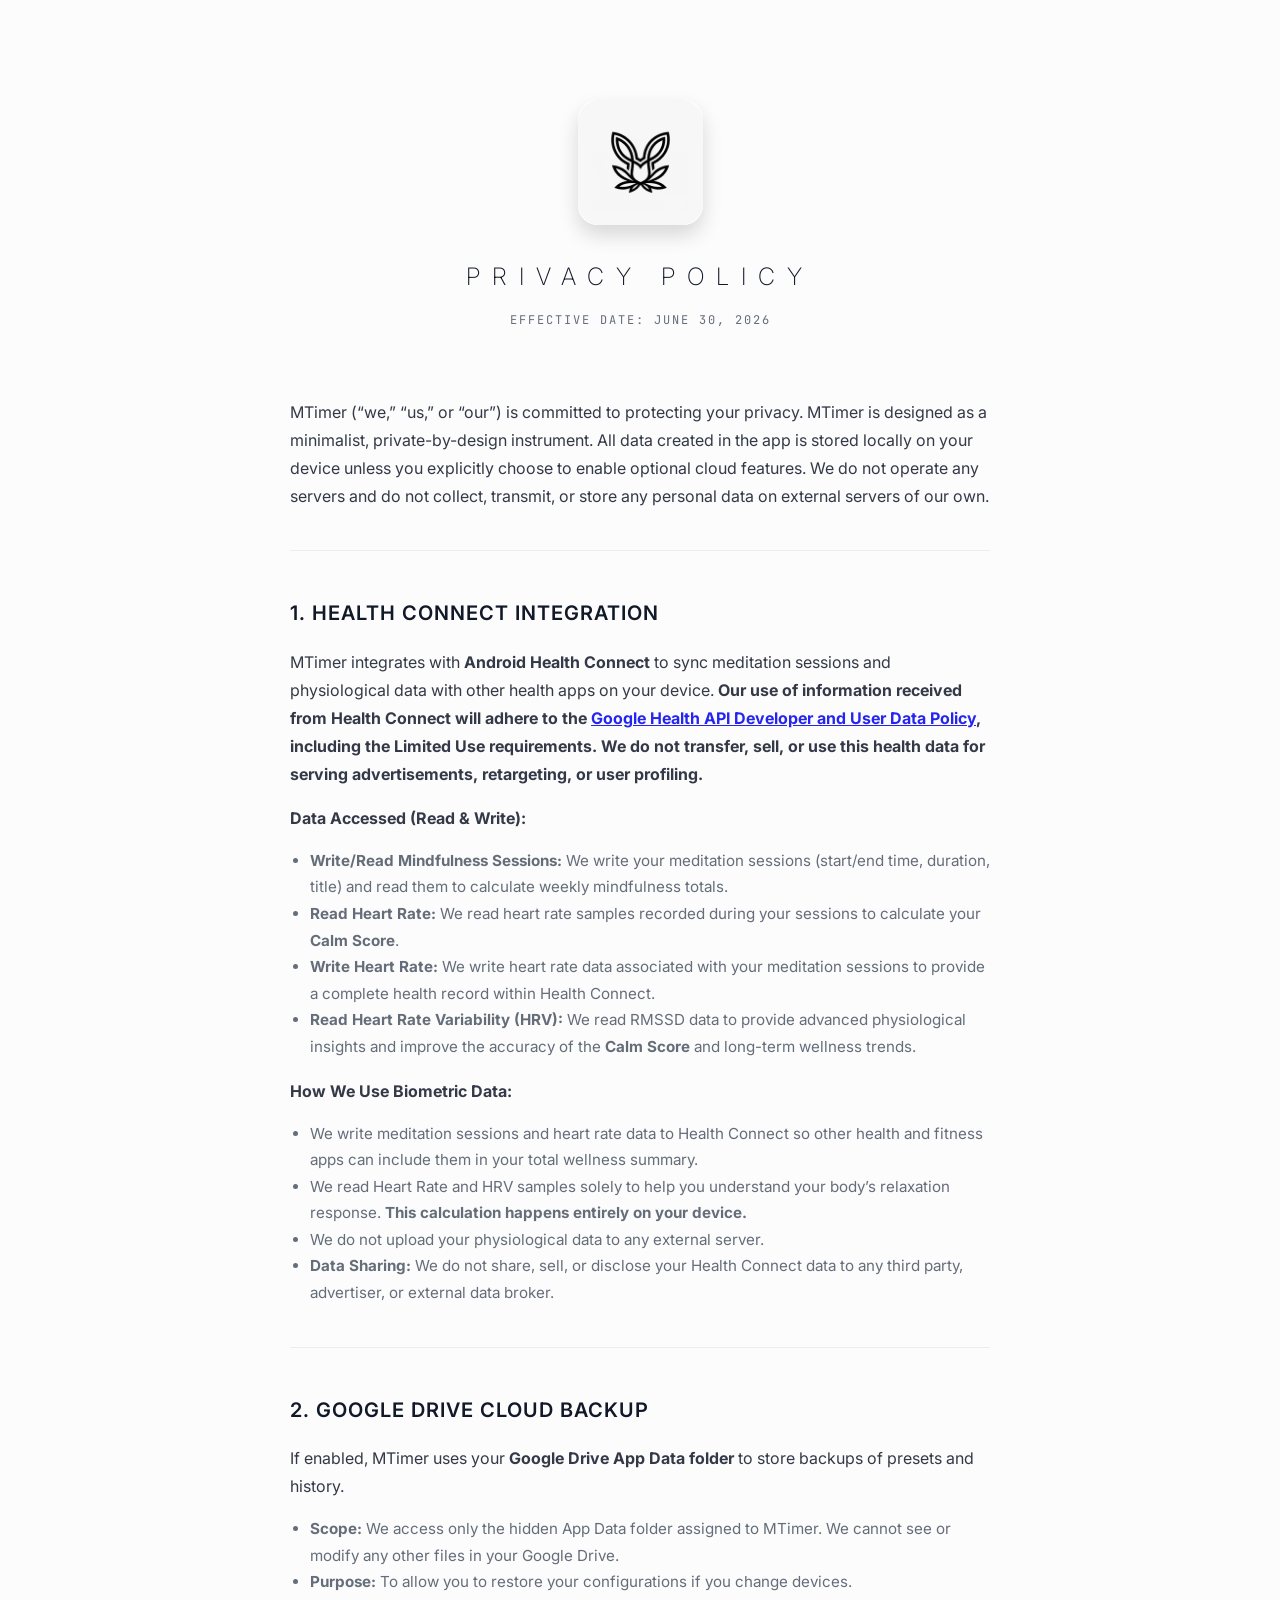
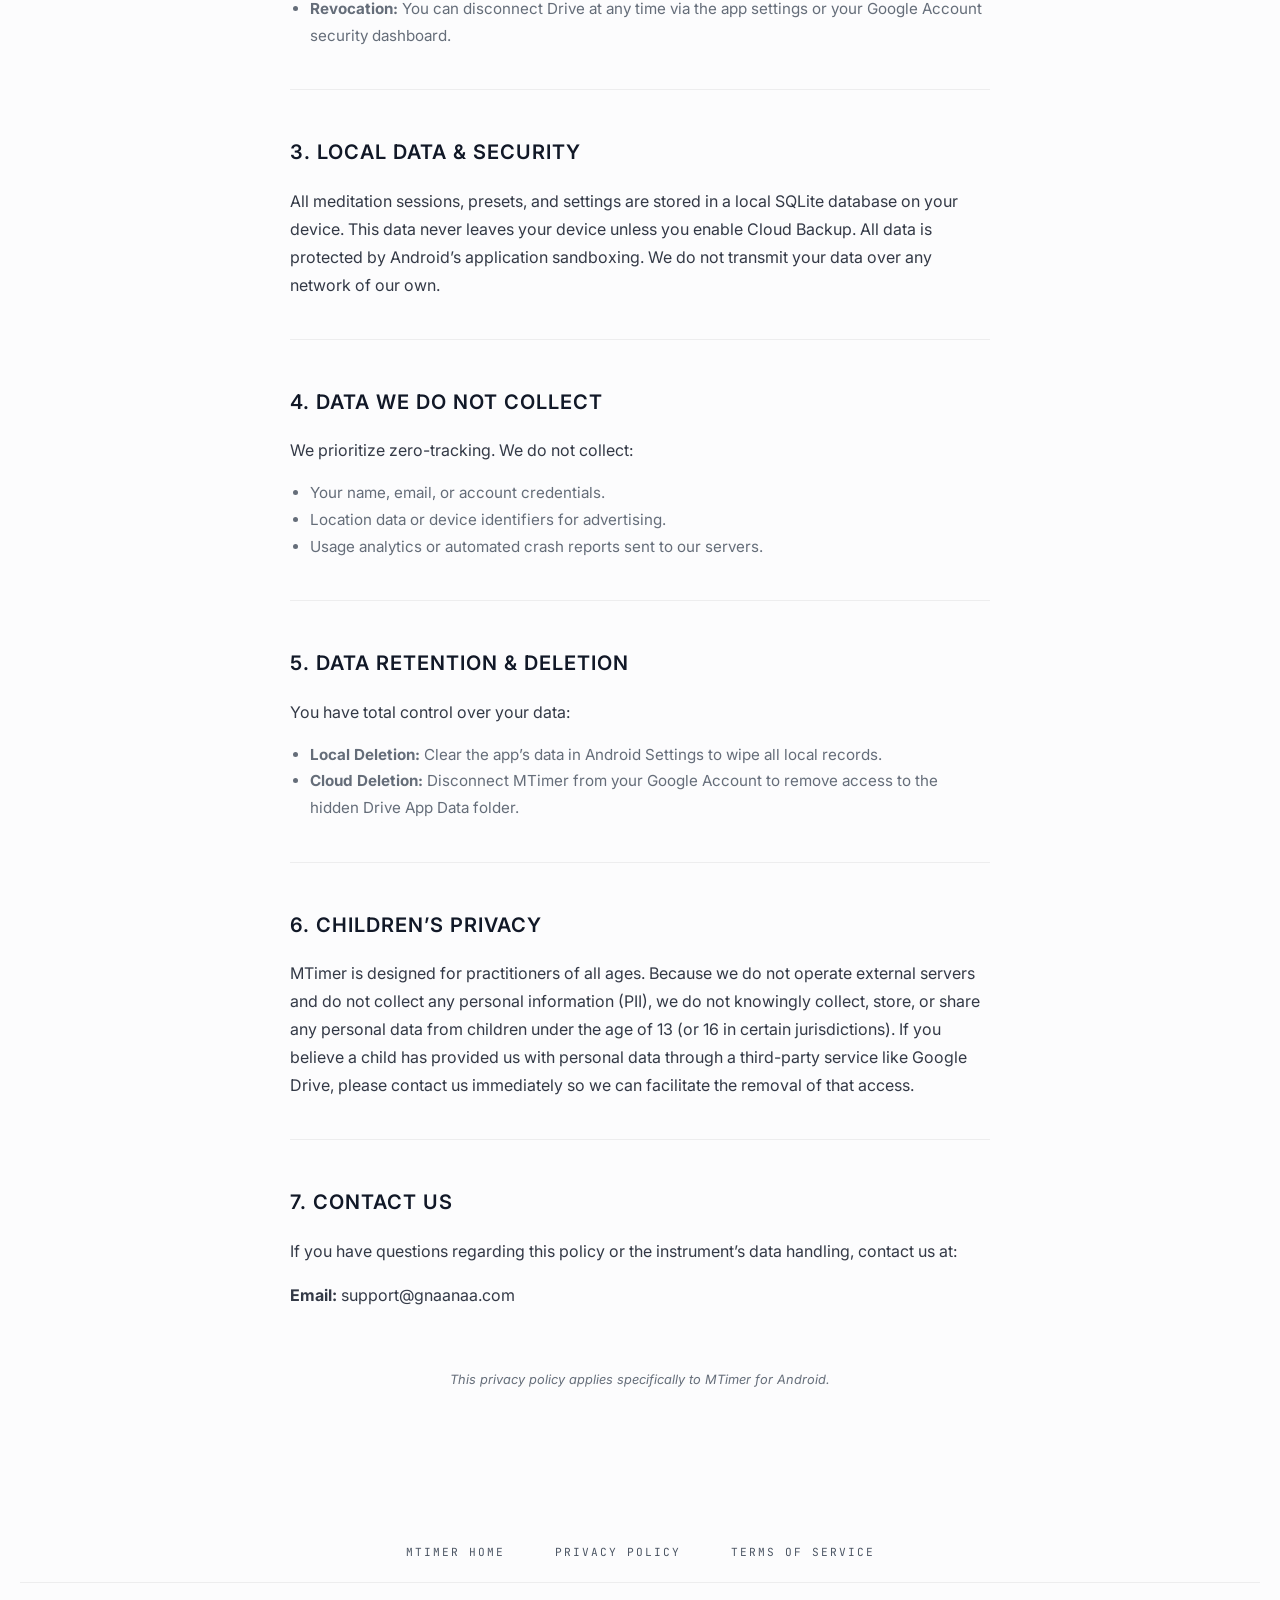
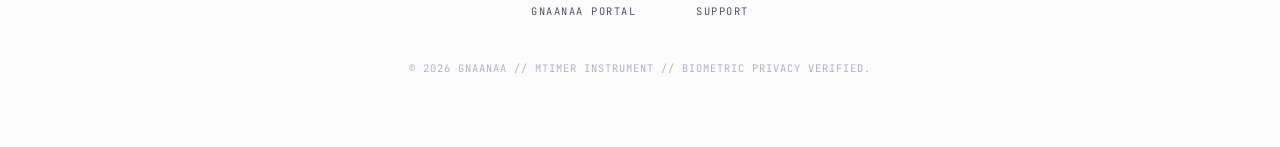
<file: mtimer/privacy.html>
<!DOCTYPE html>
<html lang="en">
<head>
	<!-- Google tag (gtag.js) -->
	<script async src="https://www.googletagmanager.com/gtag/js?id=G-EKZJR2R7E4"></script>
	<script>
	  window.dataLayer = window.dataLayer || [];
	  function gtag(){dataLayer.push(arguments);}
	  gtag('js', new Date());

	  gtag('config', 'G-EKZJR2R7E4');
	</script>
    <meta charset="UTF-8">
    <meta name="viewport" content="width=device-width, initial-scale=1.0">
    <title>Privacy Policy - MTimer Instrument</title>
    <link rel="stylesheet" href="../assets/css/portal.css">
	<script>
		function updateThemeImages(isLight) {
			document.querySelectorAll('.theme-aware-image').forEach(img => {
			const darkSrc = img.src.replace('-light.png', '.png');

			img.src = isLight
				? darkSrc.replace('.png', '-light.png')
				: darkSrc;
			});
		}
		
        try {
            const savedTheme = localStorage.getItem('theme');
            const systemPrefersLight = window.matchMedia && window.matchMedia('(prefers-color-scheme: light)').matches;
            if (savedTheme === 'light' || (!savedTheme && systemPrefersLight)) {
                document.documentElement.classList.add('light-theme');
            }
        } catch (e) {
            console.warn('localStorage is not accessible:', e);
            // Fallback to system preferred theme if localStorage is blocked
            if (window.matchMedia && window.matchMedia('(prefers-color-scheme: light)').matches) {
                document.documentElement.classList.add('light-theme');
            }
        }
    </script>
</head>
<body>
    <section class="container" style="padding-top: 100px; text-align: center; border: none;">
		<div style="margin-bottom: 25px;">
			<img class="theme-aware-image" src="assets/images/icon.png" style="width: 125px; border-radius: 20px; box-shadow: 0 10px 20px rgba(0,0,0,0.15);" alt="MTimer Icon">
		</div>
        <h1>PRIVACY POLICY</h1>
        <p style="letter-spacing: 2px; color: var(--text-dim); font-size: 0.75rem; margin-top: 15px; font-family: var(--font-mono); text-transform: uppercase;">EFFECTIVE DATE: JUNE 30, 2026</p>
    </section>

    <main class="container content-body">
        <p>MTimer (“we,” “us,” or “our”) is committed to protecting your privacy. MTimer is designed as a minimalist, private-by-design instrument. All data created in the app is stored locally on your device unless you explicitly choose to enable optional cloud features. We do not operate any servers and do not collect, transmit, or store any personal data on external servers of our own.</p>

        <hr>

        <h2>1. HEALTH CONNECT INTEGRATION</h2>
        <p>MTimer integrates with <strong>Android Health Connect</strong> to sync meditation sessions and physiological data with other health apps on your device. <strong>Our use of information received from Health Connect will adhere to the <a href ="https://www.google.com/url?sa=i&source=web&rct=j&url=https://developers.google.com/health/policies/health-api-developer-user-data-policy&ved=2ahUKEwin6Oi-xdWVAxXa4DgGHQrkOQ8Qy_kOegYIAAgUEAI&opi=89978449&cd&psig=AOvVaw2YC02mjcUcEUqcGn4pUTwR&ust=1784234468664000">Google Health API Developer and User Data Policy</a>, including the Limited Use requirements. We do not transfer, sell, or use this health data for serving advertisements, retargeting, or user profiling.</strong></p>
        
        <p><strong>Data Accessed (Read & Write):</strong></p>
        <ul>
            <li><strong>Write/Read Mindfulness Sessions:</strong> We write your meditation sessions (start/end time, duration, title) and read them to calculate weekly mindfulness totals.</li>
            <li><strong>Read Heart Rate:</strong> We read heart rate samples recorded during your sessions to calculate your <strong>Calm Score</strong>.</li>
            <li><strong>Write Heart Rate:</strong> We write heart rate data associated with your meditation sessions to provide a complete health record within Health Connect.</li>
            <li><strong>Read Heart Rate Variability (HRV):</strong> We read RMSSD data to provide advanced physiological insights and improve the accuracy of the <strong>Calm Score</strong> and long-term wellness trends.</li>
        </ul>

        <p><strong>How We Use Biometric Data:</strong></p>
        <ul>
            <li>We write meditation sessions and heart rate data to Health Connect so other health and fitness apps can include them in your total wellness summary.</li>
            <li>We read Heart Rate and HRV samples solely to help you understand your body’s relaxation response. <strong>This calculation happens entirely on your device.</strong></li>
            <li>We do not upload your physiological data to any external server.</li>
            <li><strong>Data Sharing:</strong> We do not share, sell, or disclose your Health Connect data to any third party, advertiser, or external data broker.</li>
        </ul>

        <hr>

        <h2>2. GOOGLE DRIVE CLOUD BACKUP</h2>
        <p>If enabled, MTimer uses your <strong>Google Drive App Data folder</strong> to store backups of presets and history.</p>
        <ul>
            <li><strong>Scope:</strong> We access only the hidden App Data folder assigned to MTimer. We cannot see or modify any other files in your Google Drive.</li>
            <li><strong>Purpose:</strong> To allow you to restore your configurations if you change devices.</li>
            <li><strong>Revocation:</strong> You can disconnect Drive at any time via the app settings or your Google Account security dashboard.</li>
        </ul>

        <hr>

        <h2>3. LOCAL DATA & SECURITY</h2>
        <p>All meditation sessions, presets, and settings are stored in a local SQLite database on your device. This data never leaves your device unless you enable Cloud Backup. All data is protected by Android’s application sandboxing. We do not transmit your data over any network of our own.</p>

        <hr>

        <h2>4. DATA WE DO NOT COLLECT</h2>
        <p>We prioritize zero-tracking. We do not collect:</p>
        <ul>
            <li>Your name, email, or account credentials.</li>
            <li>Location data or device identifiers for advertising.</li>
            <li>Usage analytics or automated crash reports sent to our servers.</li>
        </ul>

        <hr>

        <h2>5. DATA RETENTION & DELETION</h2>
        <p>You have total control over your data:</p>
        <ul>
            <li><strong>Local Deletion:</strong> Clear the app’s data in Android Settings to wipe all local records.</li>
            <li><strong>Cloud Deletion:</strong> Disconnect MTimer from your Google Account to remove access to the hidden Drive App Data folder.</li>
        </ul>
		
		<hr>
		<h2>6. CHILDREN’S PRIVACY</h2>
		<p>MTimer is designed for practitioners of all ages. Because we do not operate external servers and do not collect any personal information (PII), we do not knowingly collect, store, or share any personal data from children under the age of 13 (or 16 in certain jurisdictions). If you believe a child has provided us with personal data through a third-party service like Google Drive, please contact us immediately so we can facilitate the removal of that access.</p>

        <hr>

        <h2>7. CONTACT US</h2>
        <p>If you have questions regarding this policy or the instrument’s data handling, contact us at:</p>
        <p><strong>Email:</strong> support@gnaanaa.com</p>
        
		
        <p style="text-align: center; margin-top: 60px; color: var(--text-dim); font-size: 0.8rem;">
            <em>This privacy policy applies specifically to MTimer for Android.</em>
        </p>
    </main>
    <!-- Footer -->
	<footer>
		<!-- Project Level -->
		<div style="display: flex; gap: 20px; justify-content: center; flex-wrap: wrap; margin-bottom: 20px;">
			<a href="index.html" style="font-size: 0.7rem; letter-spacing: 2px;">MTIMER HOME</a>
			<a href="privacy.html" style="font-size: 0.7rem; letter-spacing: 2px;">PRIVACY POLICY</a>
			<a href="terms.html" style="font-size: 0.7rem; letter-spacing: 2px;">TERMS OF SERVICE</a>
		</div>
		<!-- Portal Level -->
		<div style="border-top: 1px solid var(--border); padding-top: 20px; display: flex; gap: 30px; justify-content: center;">
			<a href="../index.html" style="color: var(--text-dim); font-size: 0.65rem;">GNAANAA PORTAL</a>
			<a href="mailto:support@gnaanaa.com" style="color: var(--text-dim); font-size: 0.65rem;">SUPPORT</a>
		</div>
		<p class="footer-copy">
		&copy; 2026 GNAANAA // MTIMER INSTRUMENT // BIOMETRIC PRIVACY VERIFIED.
		</p>
	</footer>
	<script>
	document.addEventListener('DOMContentLoaded', () => {
		const isLight = document.documentElement.classList.contains('light-theme');
		updateThemeImages(isLight);
	});
	</script>
</body>
</html>
</file>
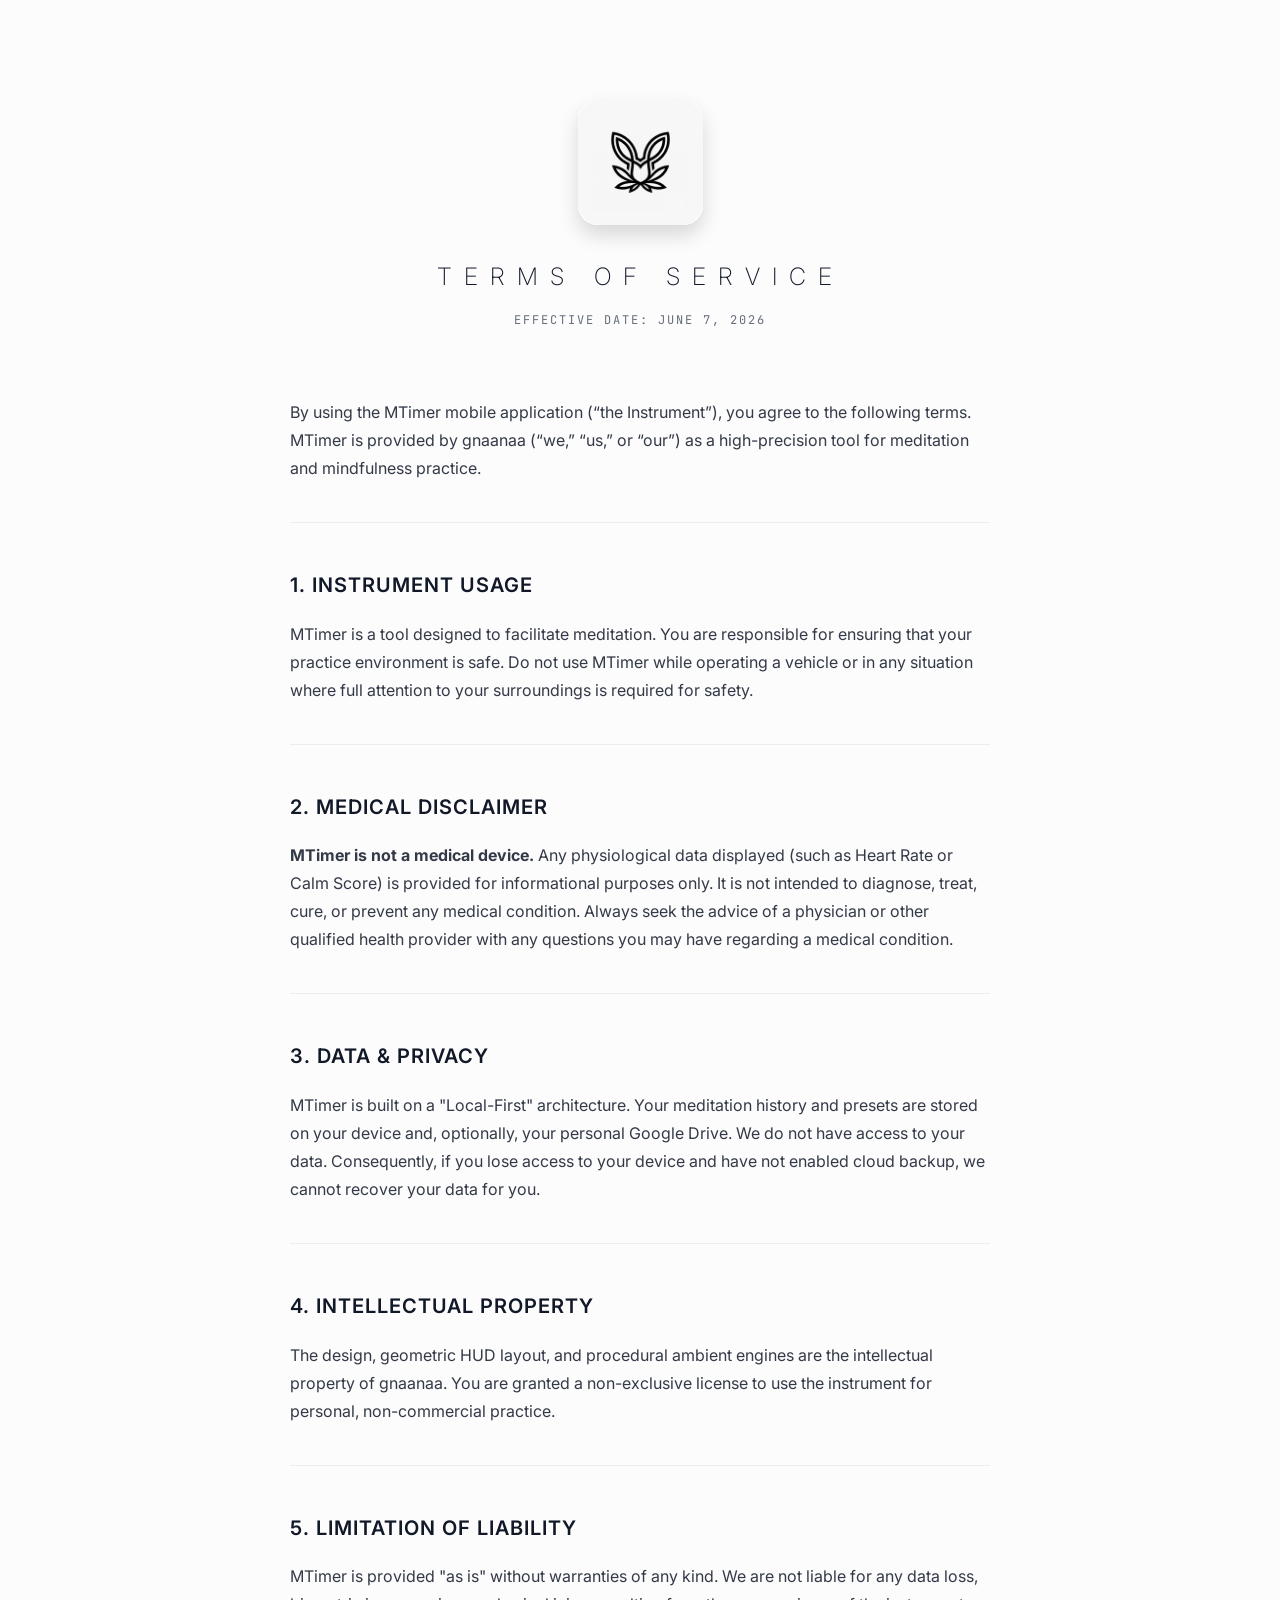
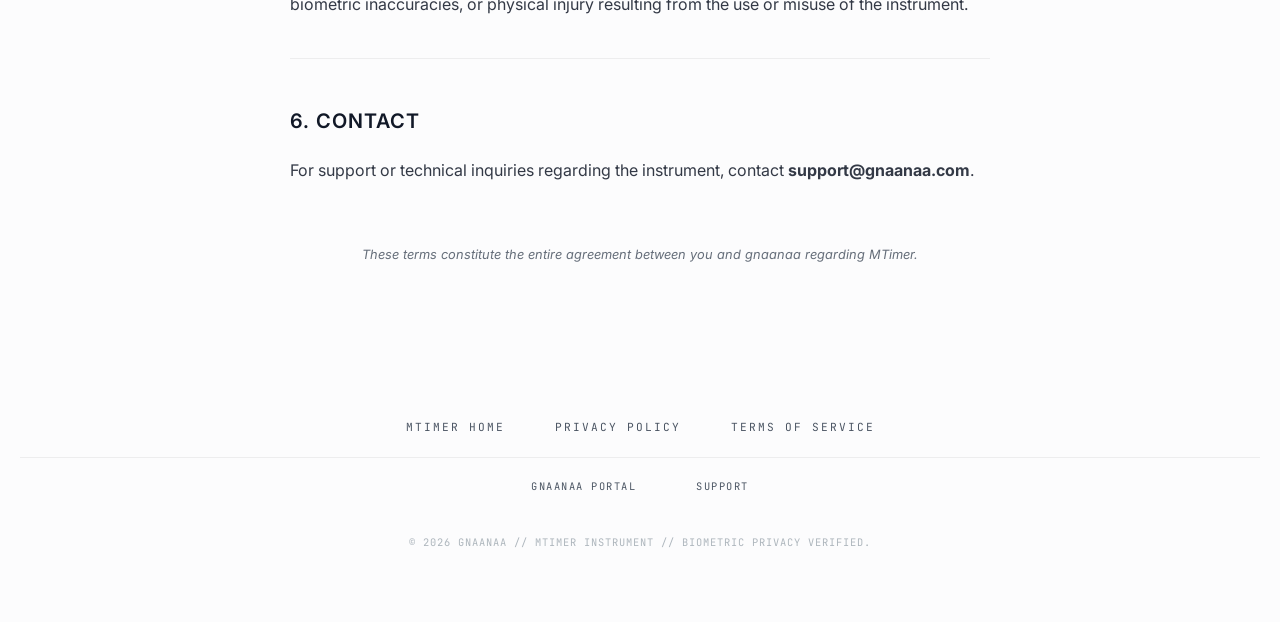
<file: mtimer/terms.html>
<!DOCTYPE html>
<html lang="en">
	<head>
	<!-- Google tag (gtag.js) -->
	<script async src="https://www.googletagmanager.com/gtag/js?id=G-EKZJR2R7E4"></script>
	<script>
	  window.dataLayer = window.dataLayer || [];
	  function gtag(){dataLayer.push(arguments);}
	  gtag('js', new Date());

	  gtag('config', 'G-EKZJR2R7E4');
	</script>
	<meta charset="UTF-8">
	<meta name="viewport" content="width=device-width, initial-scale=1.0">
	<title>Terms of Service - MTimer Instrument</title>
	<link rel="stylesheet" href="../assets/css/portal.css">
	<script>
		function updateThemeImages(isLight) {
			document.querySelectorAll('.theme-aware-image').forEach(img => {
			const darkSrc = img.src.replace('-light.png', '.png');

			img.src = isLight
				? darkSrc.replace('.png', '-light.png')
				: darkSrc;
			});
		}
		
		try {
			const savedTheme = localStorage.getItem('theme');
			const systemPrefersLight = window.matchMedia && window.matchMedia('(prefers-color-scheme: light)').matches;
			if (savedTheme === 'light' || (!savedTheme && systemPrefersLight)) {
				document.documentElement.classList.add('light-theme');
			}
		} catch (e) {
			console.warn('localStorage is not accessible:', e);
			// Fallback to system preferred theme if localStorage is blocked
			if (window.matchMedia && window.matchMedia('(prefers-color-scheme: light)').matches) {
				document.documentElement.classList.add('light-theme');
			}
		}
	</script>
	</head>
	<body>
		<section class="container" style="padding-top: 100px; text-align: center; border: none;">
			<div style="margin-bottom: 25px;">
				<img class="theme-aware-image" src="assets/images/icon.png" style="width: 125px; border-radius: 20px; box-shadow: 0 10px 20px rgba(0,0,0,0.15);" alt="MTimer Icon">
			</div>
			<h1>TERMS OF SERVICE</h1>
			<p style="letter-spacing: 2px; color: var(--text-dim); font-size: 0.75rem; margin-top: 15px; font-family: var(--font-mono); text-transform: uppercase;">EFFECTIVE DATE: JUNE 7, 2026</p>
		</section>
		<main class="container content-body">
			<p>By using the MTimer mobile application (“the Instrument”), you agree to the following terms. MTimer is provided by gnaanaa (“we,” “us,” or “our”) as a high-precision tool for meditation and mindfulness practice.</p>
			<hr>
			<h2>1. INSTRUMENT USAGE</h2>
			<p>MTimer is a tool designed to facilitate meditation. You are responsible for ensuring that your practice environment is safe. Do not use MTimer while operating a vehicle or in any situation where full attention to your surroundings is required for safety.</p>
			<hr>
			<h2>2. MEDICAL DISCLAIMER</h2>
			<p>
				<strong>MTimer is not a medical device.</strong> Any physiological data displayed (such as Heart Rate or Calm Score) is provided for informational purposes only. It is not intended to diagnose, treat, cure, or prevent any medical condition. Always seek the advice of a physician or other qualified health provider with any questions you may have regarding a medical condition.</p>
			<hr>
			<h2>3. DATA & PRIVACY</h2>
			<p>MTimer is built on a "Local-First" architecture. Your meditation history and presets are stored on your device and, optionally, your personal Google Drive. We do not have access to your data. Consequently, if you lose access to your device and have not enabled cloud backup, we cannot recover your data for you.</p>
			<hr>
			<h2>4. INTELLECTUAL PROPERTY</h2>
			<p>The design, geometric HUD layout, and procedural ambient engines are the intellectual property of gnaanaa. You are granted a non-exclusive license to use the instrument for personal, non-commercial practice.</p>
			<hr>
			<h2>5. LIMITATION OF LIABILITY</h2>
			<p>MTimer is provided "as is" without warranties of any kind. We are not liable for any data loss, biometric inaccuracies, or physical injury resulting from the use or misuse of the instrument.</p>
			<hr>
			<h2>6. CONTACT</h2>
			<p>For support or technical inquiries regarding the instrument, contact <strong>support@gnaanaa.com</strong>.</p>
			<p style="text-align: center; margin-top: 60px; color: var(--text-dim); font-size: 0.8rem;">
				<em>These terms constitute the entire agreement between you and gnaanaa regarding MTimer.</em>
			</p>
		</main>
		<!-- Footer -->
		<footer>
			<!-- Project Level -->
			<div style="display: flex; gap: 20px; justify-content: center; flex-wrap: wrap; margin-bottom: 20px;">
				<a href="index.html" style="font-size: 0.7rem; letter-spacing: 2px;">MTIMER HOME</a>
				<a href="privacy.html" style="font-size: 0.7rem; letter-spacing: 2px;">PRIVACY POLICY</a>
				<a href="terms.html" style="font-size: 0.7rem; letter-spacing: 2px;">TERMS OF SERVICE</a>
			</div>
			<!-- Portal Level -->
			<div style="border-top: 1px solid var(--border); padding-top: 20px; display: flex; gap: 30px; justify-content: center;">
				<a href="../index.html" style="color: var(--text-dim); font-size: 0.65rem;">GNAANAA PORTAL</a>
				<a href="mailto:support@gnaanaa.com" style="color: var(--text-dim); font-size: 0.65rem;">SUPPORT</a>
			</div>
			<p class="footer-copy">
			&copy; 2026 GNAANAA // MTIMER INSTRUMENT // BIOMETRIC PRIVACY VERIFIED.
			</p>
		</footer>
		<script>
			document.addEventListener('DOMContentLoaded', () => {
			const isLight = document.documentElement.classList.contains('light-theme');
			updateThemeImages(isLight);
		});
		</script>
	</body>
</html>
</file>
<file: assets/css/portal.css>
@import url('https://fonts.googleapis.com/css2?family=Inter:wght@200;400;600&family=JetBrains+Mono:wght@200;400;600&display=swap');

/* 1. GLOBAL SAFETY BASELINE */
*, *::before, *::after {
    box-sizing: border-box; /* Ensures padding doesn't add to width */
}

/* Default Theme (Obsidian Dark) */
:root {
    --primary: #00e5ff;
    --bg: #000000;
    --text-main: #f3f4f6;
    --text-dim: #9ca3af;
    --border: rgba(255, 255, 255, 0.08);
    --card-bg: #08080a;
    --btn-hover-bg: #f3f4f6;
    --btn-hover-text: #000000;
    --font-sans: 'Inter', sans-serif;
    --font-mono: 'JetBrains Mono', monospace;
}

/* Light Theme Overrides (Brushed Silver) */
:root.light-theme {
    --bg: #fcfcfd;
    --text-main: #111827;
    --text-dim: #4b5563;
    --border: rgba(0, 0, 0, 0.06);
    --card-bg: #ffffff;
    --btn-hover-bg: #111827;
    --btn-hover-text: #ffffff;
}

html, body {
    margin: 0;
    padding: 0;
    width: 100%;
    overflow-x: hidden; /* Prevents any sub-pixel rendering from triggering a scrollbar */
    position: relative;
}

body {
    font-family: var(--font-sans);
    background-color: var(--bg);
    color: var(--text-main);
    line-height: 1.6;
    display: flex;
    flex-direction: column;
    align-items: center;
}

/* Smooth transitions for all elements when theme changes */
body,
body *,
body *::before,
body *::after {
    transition: background-color 0.3s ease, color 0.3s ease, border-color 0.3s ease, box-shadow 0.3s ease;
}


/* 2. IMAGE PROTECTION */
img {
    max-width: 100%; /* Ensures no image can ever be wider than its parent */
    height: auto;
}

/* 3. MOBILE TYPOGRAPHY CALIBRATION */
@media (max-width: 480px) {
    h1 {
        letter-spacing: 4px !important; /* Prevents "GNAANAA" from pushing past screen edges */
        font-size: 1.8rem !important;
        word-break: break-word;
    }
    
    h2 {
        font-size: 1.4rem;
        letter-spacing: 2px;
    }
    
    /* Ensure the technical grid doesn't force a wide minimum */
    .technical-grid {
        grid-template-columns: 1fr; /* Force single column on very small devices */
    }

    .container {
        padding: 0 15px; /* Slightly tighter padding for mobile */
    }
}

/* Link Shared Buttons */
.btn-instrument {
  transition: background-color 0.2s ease, color 0.2s ease, border-color 0.2s ease;
}

.btn-instrument:hover {
  background-color: var(--btn-hover-bg) !important;
  color: var(--btn-hover-text) !important;
}

/* Ensures the subtitle text updates color on hover */
.btn-instrument:hover .btn-subtitle {
  color: var(--btn-hover-text) !important;
  opacity: 0.8;
}

/* Mechanical Bezel Theme Toggle */
.theme-toggle {
    position: fixed;
    top: 20px;
    right: 20px;
    cursor: pointer;
    background: var(--card-bg);
    border: 1px solid var(--border);
    color: var(--text-main);
    padding: 8px 18px;
    font-size: 0.65rem;
    font-family: var(--font-mono);
    letter-spacing: 2px;
    z-index: 1000;
    text-transform: uppercase;
	max-width: calc(100vw - 40px);
}

.theme-toggle:hover {
    border-color: var(--text-main);
}

h1 { 
    font-weight: 200; 
    letter-spacing: 12px; 
    text-transform: uppercase; 
    margin: 0; 
    font-family: var(--font-sans);
}

h2 { 
    font-weight: 400; 
    letter-spacing: 3px; 
    color: var(--primary); 
    text-transform: uppercase;
    font-family: var(--font-sans);
}

p { 
    color: var(--text-main); 
    opacity: 0.85; 
    font-size: 1rem; 
}

.container { 
    max-width: 1000px; 
    width: 100%; 
    padding: 0 20px; 
    box-sizing: border-box; 
}

.app-grid {
    display: grid;
    grid-template-columns: repeat(auto-fit, minmax(300px, 1fr));
    gap: 30px;
    margin-top: 50px;
}

/* Precision App Card */
.app-card {
    position: relative;
    border: 1px solid var(--border);
    padding: 40px;
    text-decoration: none;
    color: inherit;
    background: var(--card-bg);
    overflow: hidden;
}

.app-card::before,
.app-card::after {
    content: '';
    position: absolute;
    width: 6px;
    height: 6px;
    border: 1px solid var(--border);
    opacity: 0;
    transition: 0.3s;
}

.app-card::before { top: 10px; left: 10px; border-right: none; border-bottom: none; }
.app-card::after { bottom: 10px; right: 10px; border-left: none; border-top: none; }

.app-card:hover { 
    border-color: var(--text-dim); 
}

.app-card:hover::before,
.app-card:hover::after {
    opacity: 1;
    border-color: var(--primary);
}

/* Technical / Chronograph Grid Layout */
.technical-grid {
    display: grid;
    grid-template-columns: repeat(auto-fit, minmax(280px, 1fr));
    gap: 0;
    border-top: 1px solid var(--border);
    border-left: 1px solid var(--border);
    margin-top: 50px;
}

.technical-grid > * {
    border-right: 1px solid var(--border);
    border-bottom: 1px solid var(--border);
    padding: 45px;
}

/* Precision Badge */
.precision-badge {
    font-family: var(--font-mono);
    font-size: 0.65rem;
    letter-spacing: 2px;
    color: var(--primary);
    border: 1px solid var(--border);
    padding: 5px 10px;
    display: inline-flex;
    align-items: center;
    gap: 8px;
    text-transform: uppercase;
    background: rgba(0, 229, 255, 0.02);
}

.precision-badge .pulse-dot {
    width: 6px;
    height: 6px;
    border-radius: 50%;
    background-color: var(--primary);
    box-shadow: 0 0 8px var(--primary);
    display: inline-block;
}

.precision-badge .pulse-dot.anim {
    animation: badge-pulse 2s infinite ease-in-out;
}

@keyframes badge-pulse {
    0%, 100% { opacity: 0.3; transform: scale(0.8); }
    50% { opacity: 1; transform: scale(1.25); }
}

/* Custom CSS Device Bezel Mockup */
.device-frame {
    position: relative;
    border: 12px solid #37374e; /* Dark metal bezel */
    border-radius: 38px;
    box-shadow: 0 25px 60px -15px rgba(0, 0, 0, 0.6);
    background: #000000;
    overflow: hidden;
    aspect-ratio: 9/19;
    width: 100%;
    max-width: 280px;
    margin: 0 auto;
}

:root.light-theme .device-frame {
    border-color: #e4e4e7; /* Light silver bezel */
    box-shadow: 0 20px 45px -20px rgba(0, 0, 0, 0.18);
}

.device-frame::before {
    content: '';
    position: absolute;
    top: 0;
    left: 50%;
    transform: translateX(-50%);
    width: 120px;
    height: 18px;
    background: #18181b;
    border-bottom-left-radius: 12px;
    border-bottom-right-radius: 12px;
    z-index: 10;
}

:root.light-theme .device-frame::before {
    background: #e4e4e7;
}

.device-frame img {
    display: block;
    width: 100%;
    height: 100%;
    object-fit: cover;
}

/* Clean Document Layout for Readability (Privacy & Terms) */
.content-body {
    text-align: left;
    padding: 40px 0 80px;
    max-width: 700px;
    margin: auto;
    font-size: 0.95rem;
    line-height: 1.75;
}

.content-body h2 {
    margin-top: 45px;
    font-size: 1.25rem;
    font-weight: 600;
    color: var(--text-main);
    letter-spacing: 1px;
}

.content-body p,
.content-body ul li {
    opacity: 0.85;
}

.content-body hr {
    border: none;
    border-top: 1px solid var(--border);
    margin: 40px 0;
}

.content-body ul {
    padding-left: 20px;
    color: var(--text-dim);
}

/* Footer layout */
footer {
	padding-top: 32px;
    padding: 60px 20px;
    /* border-top: 1px solid var(--border); */
    width: 100%;
    text-align: center;
}

footer a {
    color: var(--text-dim);
    text-decoration: none;
    font-size: 0.75rem;
    font-family: var(--font-mono);
    margin: 0 15px;
    letter-spacing: 1.5px;
}

footer a:hover {
    color: var(--text-main);
}

.footer-copy { 
	color: var(--text-dim); 
	font-size: 0.65rem; 
	margin-top: 40px; 
	font-family: var(--font-mono); 
	letter-spacing: 1px; 
	text-transform: uppercase; 
}

html.light-theme .footer-copy { 
	color: #a0aab2; 
}

.page-hero {
	padding: 130px 20px 70px;
	text-align: center;
	border-bottom: 1px solid var(--border);
}
.section {
	padding: 90px 20px;
	border-bottom: 1px solid var(--border);
}
.section-inner {
	max-width: 1000px;
	margin: 0 auto;
}
.section-header { margin-bottom: 60px; }
.section-index {
	font-family: var(--font-mono);
	font-size: 0.65rem;
	color: var(--text-dim);
	letter-spacing: 3px;
	text-transform: uppercase;
	display: block;
	margin-bottom: 12px;
}
.section-header h2 {
	font-size: clamp(1.4rem, 3vw, 2rem);
	font-weight: 200;
	letter-spacing: 6px;
	text-transform: uppercase;
	color: var(--text-main);
	margin: 0 0 16px;
	font-family: var(--font-sans);
}
.section-header p {
	max-width: 600px;
	font-size: 0.95rem;
	color: var(--text-dim);
	line-height: 1.75;
	margin: 0;
}
.feature-row:last-child { margin-bottom: 0; }
@media (max-width: 768px) {
	.feature-row, .feature-row.reverse {
		grid-template-columns: 1fr;
		direction: ltr;
		gap: 32px;
		margin-bottom: 56px;
	}
}
:root.light-theme .screenshot-frame {
	border-color: #e4e4e7;
	box-shadow: 0 20px 45px -20px rgba(0,0,0,0.18);
}
:root.light-theme .screenshot-frame::before { background: #e4e4e7; }
.screenshot-placeholder {
	position: absolute;
	inset: 0;
	display: flex;
	flex-direction: column;
	align-items: center;
	justify-content: center;
	gap: 12px;
	padding: 20px;
	text-align: center;
	background: #0a0a0a;
}
:root.light-theme .screenshot-placeholder { background: #f5f5f5; }
.ph-icon { font-size: 1.5rem; opacity: 0.3; }
.ph-label {
	font-family: var(--font-mono);
	font-size: 0.6rem;
	letter-spacing: 2px;
	color: var(--primary);
	text-transform: uppercase;
	opacity: 0.7;
	line-height: 1.6;
}
.ph-tip {
	font-family: var(--font-mono);
	font-size: 0.55rem;
	color: var(--text-dim);
	letter-spacing: 1px;
	line-height: 1.7;
	border-top: 1px solid var(--border);
	padding-top: 10px;
	margin-top: 4px;
}
.detail-list {
	list-style: none;
	padding: 0; margin: 24px 0 0;
	display: flex;
	flex-direction: column;
	gap: 14px;
}
.detail-list li {
	display: flex;
	gap: 12px;
	font-size: 0.875rem;
	color: var(--text-dim);
	line-height: 1.6;
}
.detail-list li::before {
	content: '—';
	color: var(--primary);
	font-family: var(--font-mono);
	flex-shrink: 0;
	margin-top: 1px;
}
.detail-list li strong { color: var(--text-main); font-weight: 600; }
.steps {
	display: grid;
	grid-template-columns: repeat(3, 1fr);
	gap: 0;
	border-top: 1px solid var(--border);
	border-left: 1px solid var(--border);
	margin-top: 32px;
}
@media (max-width: 480px) { .steps { grid-template-columns: 1fr; } }
.step {
	border-right: 1px solid var(--border);
	border-bottom: 1px solid var(--border);
	padding: 24px 20px;
}
.step-num {
	font-family: var(--font-mono);
	font-size: 0.6rem;
	color: var(--primary);
	letter-spacing: 3px;
	display: block;
	margin-bottom: 8px;
}
.step h4 {
	font-size: 0.75rem;
	letter-spacing: 2px;
	text-transform: uppercase;
	color: var(--text-main);
	margin: 0 0 6px;
	font-family: var(--font-sans);
	font-weight: 600;
}
.step p { font-size: 0.78rem; color: var(--text-dim); line-height: 1.55; margin: 0; opacity: 1; }
.score-breakdown {
	border: 1px solid var(--border);
	padding: 28px;
	margin-top: 24px;
	background: var(--card-bg);
}
.score-row-item {
	display: flex;
	justify-content: space-between;
	align-items: center;
	padding: 11px 0;
	border-bottom: 1px solid var(--border);
}
.score-row-item:last-child { border-bottom: none; }
.slabel {
	font-family: var(--font-mono);
	font-size: 0.68rem;
	letter-spacing: 2px;
	text-transform: uppercase;
	color: var(--text-dim);
	min-width: 90px;
}
.score-bar-wrap {
	flex: 1;
	margin: 0 16px;
	height: 2px;
	background: var(--border);
	border-radius: 1px;
	overflow: hidden;
}
.score-bar { height: 100%; border-radius: 1px; }
.sval { font-family: var(--font-mono); font-size: 0.82rem; font-weight: 600; }
.settings-table { width: 100%; border-collapse: collapse; margin-top: 28px; font-size: 0.85rem; }
.settings-table th {
	text-align: left;
	padding: 10px 14px;
	font-family: var(--font-mono);
	font-size: 0.6rem;
	letter-spacing: 2px;
	text-transform: uppercase;
	color: var(--primary);
	border-bottom: 1px solid var(--border);
}
.settings-table td {
	padding: 13px 14px;
	border-bottom: 1px solid var(--border);
	color: var(--text-dim);
	line-height: 1.6;
	vertical-align: top;
}
.settings-table td:first-child {
	color: var(--text-main);
	font-weight: 600;
	font-family: var(--font-mono);
	font-size: 0.72rem;
	letter-spacing: 1px;
	white-space: nowrap;
	width: 160px;
}
.settings-table tr:last-child td { border-bottom: none; }
.method-grid {
	display: grid;
	grid-template-columns: repeat(auto-fit, minmax(260px, 1fr));
	gap: 0;
	border-top: 1px solid var(--border);
	border-left: 1px solid var(--border);
	margin-top: 40px;
}
.method-card {
	border-right: 1px solid var(--border);
	border-bottom: 1px solid var(--border);
	padding: 28px 24px;
}
.method-level {
	font-family: var(--font-mono);
	font-size: 0.6rem;
	letter-spacing: 2px;
	text-transform: uppercase;
	margin-bottom: 10px;
	display: block;
}
.method-level.beginner { color: #4ade80; }
.method-level.intermediate { color: var(--primary); }
.method-level.advanced { color: #a78bfa; }
.method-card h4 {
	font-size: 0.82rem;
	letter-spacing: 1.5px;
	text-transform: uppercase;
	color: var(--text-main);
	margin: 0 0 8px;
	font-family: var(--font-sans);
	font-weight: 600;
}
.method-card p { font-size: 0.78rem; color: var(--text-dim); line-height: 1.65; margin: 0; opacity: 1; }

.toc {
	display: flex;
	flex-wrap: wrap;
	gap: 8px;
	margin-top: 32px;
	justify-content: center;
}
.toc a {
	font-family: var(--font-mono);
	font-size: 0.6rem;
	letter-spacing: 2px;
	text-transform: uppercase;
	color: var(--text-dim);
	text-decoration: none;
	border: 1px solid var(--border);
	padding: 6px 14px;
	transition: 0.2s;
}
.toc a:hover { border-color: var(--primary); color: var(--primary); }
.stat-row {
	display: grid;
	grid-template-columns: repeat(3, 1fr);
	gap: 0;
	border: 1px solid var(--border);
	margin-top: 24px;
}
@media (max-width: 480px) {
	.stat-row { grid-template-columns: 1fr; }
	.stat-cell { border-right: none !important; border-bottom: 1px solid var(--border); }
	.stat-cell:last-child { border-bottom: none; }
}
.stat-cell {
	padding: 24px 20px;
	border-right: 1px solid var(--border);
	text-align: center;
}
.stat-cell:last-child { border-right: none; }
.snum { font-size: 1.6rem; font-weight: 200; letter-spacing: 2px; color: var(--text-main); display: block; font-family: var(--font-sans); }
.sunit { font-family: var(--font-mono); font-size: 0.6rem; letter-spacing: 3px; text-transform: uppercase; color: var(--primary); display: block; margin-top: 4px; }
.sdesc { font-size: 0.72rem; color: var(--text-dim); display: block; margin-top: 5px; }
.cta-section { padding: 100px 20px; text-align: center; }
.cta-section h2 {
	font-size: clamp(1.5rem, 4vw, 2.5rem);
	font-weight: 200;
	letter-spacing: 8px;
	text-transform: uppercase;
	color: var(--text-main);
	margin-bottom: 14px;
}
.cta-section p { color: var(--text-dim); font-size: 0.9rem; margin-bottom: 36px; max-width: 400px; margin-left: auto; margin-right: auto; opacity: 1; }
.info-box {
	margin-top: 24px;
	padding: 20px 24px;
	border: 1px solid var(--border);
	background: var(--card-bg);
}
.info-box-label {
	font-family: var(--font-mono);
	font-size: 0.6rem;
	color: var(--primary);
	letter-spacing: 2px;
	display: block;
	margin-bottom: 8px;
}
.info-box p { font-size: 0.82rem; color: var(--text-dim); line-height: 1.65; margin: 0; opacity: 1; }

.feature-block {
    display: flex;
    align-items: center;
    gap: 60px;
    margin-bottom: 120px;
}

.feature-block:nth-child(even) {
    flex-direction: row-reverse;
}

.feature-text {
    flex: 1.5;
}

.feature-index {
	font-family: var(--font-mono);
	font-size: 0.7rem;
	color: var(--text-dim);
	margin-bottom: 10px;
	display: block;
	letter-spacing: 2px;
}

@keyframes heartbeat {
	from { stroke-dashoffset: 150; }
	to { stroke-dashoffset: 0; }
}

.device-frame {
    flex-shrink: 0;
}

@media (max-width: 768px) {

    .feature-block,
    .feature-block:nth-child(even) {
        flex-direction: column !important; 
        text-align: center;
        gap: 40px;
        margin-bottom: 80px;
    }

    .feature-text {
        display: flex;
        flex-direction: column;
        align-items: center;
    }

    .detail-list {
        text-align: left;
        width: 100%;
    }

    .score-breakdown,
    .settings-table,
    .info-box {
        text-align: left;
    }
}

/* Floating Back To Top Button */
.back-to-top {
    position: fixed;
    bottom: 24px;
    right: 24px;

    width: 48px;
    height: 48px;

    border: 1px solid var(--border);
    background: var(--card-bg);
    color: var(--text-main);

    border-radius: 50%;
    cursor: pointer;

    display: flex;
    align-items: center;
    justify-content: center;

    font-family: var(--font-mono);
    font-size: 1rem;

    z-index: 999;

    opacity: 0;
    visibility: hidden;
    transform: translateY(10px);

    transition:
        opacity 0.3s ease,
        transform 0.3s ease,
        visibility 0.3s ease,
        background-color 0.3s ease,
        border-color 0.3s ease;
}

.back-to-top.visible {
    opacity: 1;
    visibility: visible;
    transform: translateY(0);
}

.back-to-top:hover {
    border-color: var(--primary);
    color: var(--primary);
}

@media (max-width: 768px) {
    .back-to-top {
        bottom: 18px;
        right: 18px;
        width: 44px;
        height: 44px;
    }
}
</file>
